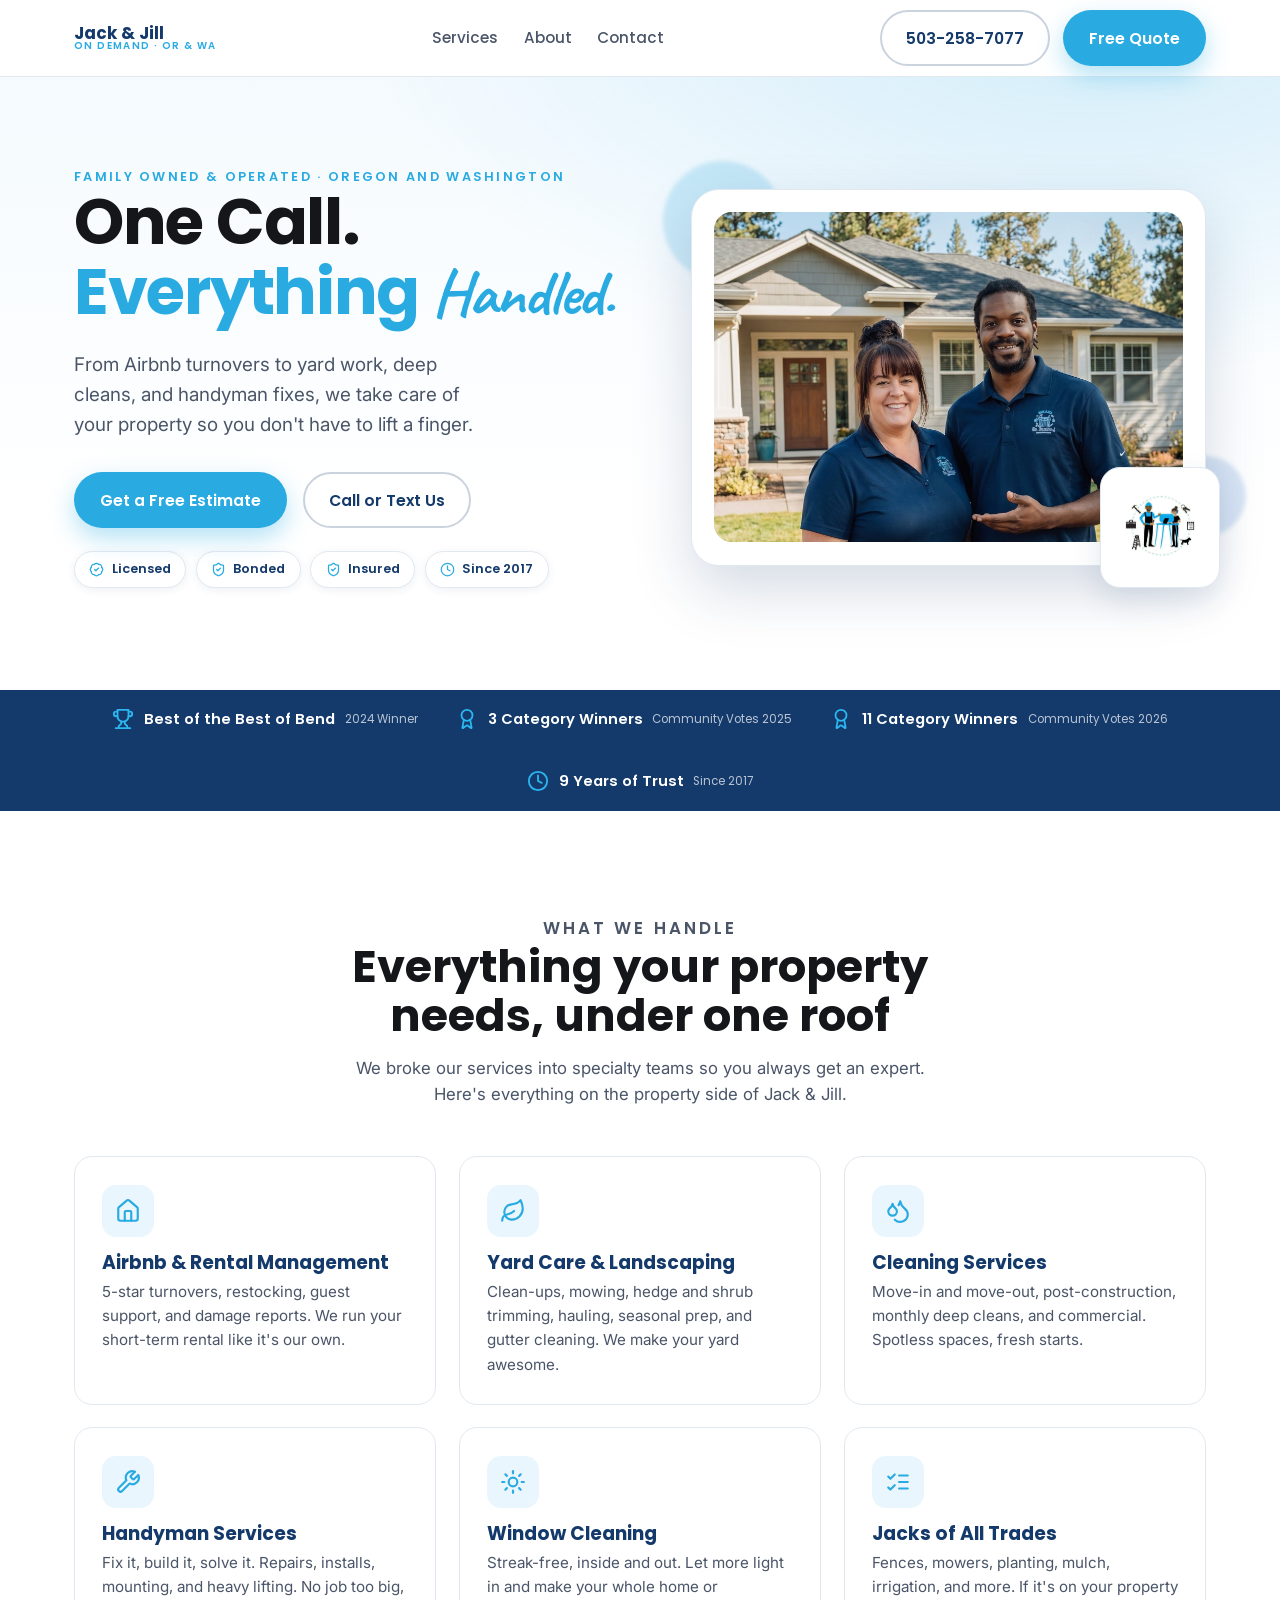
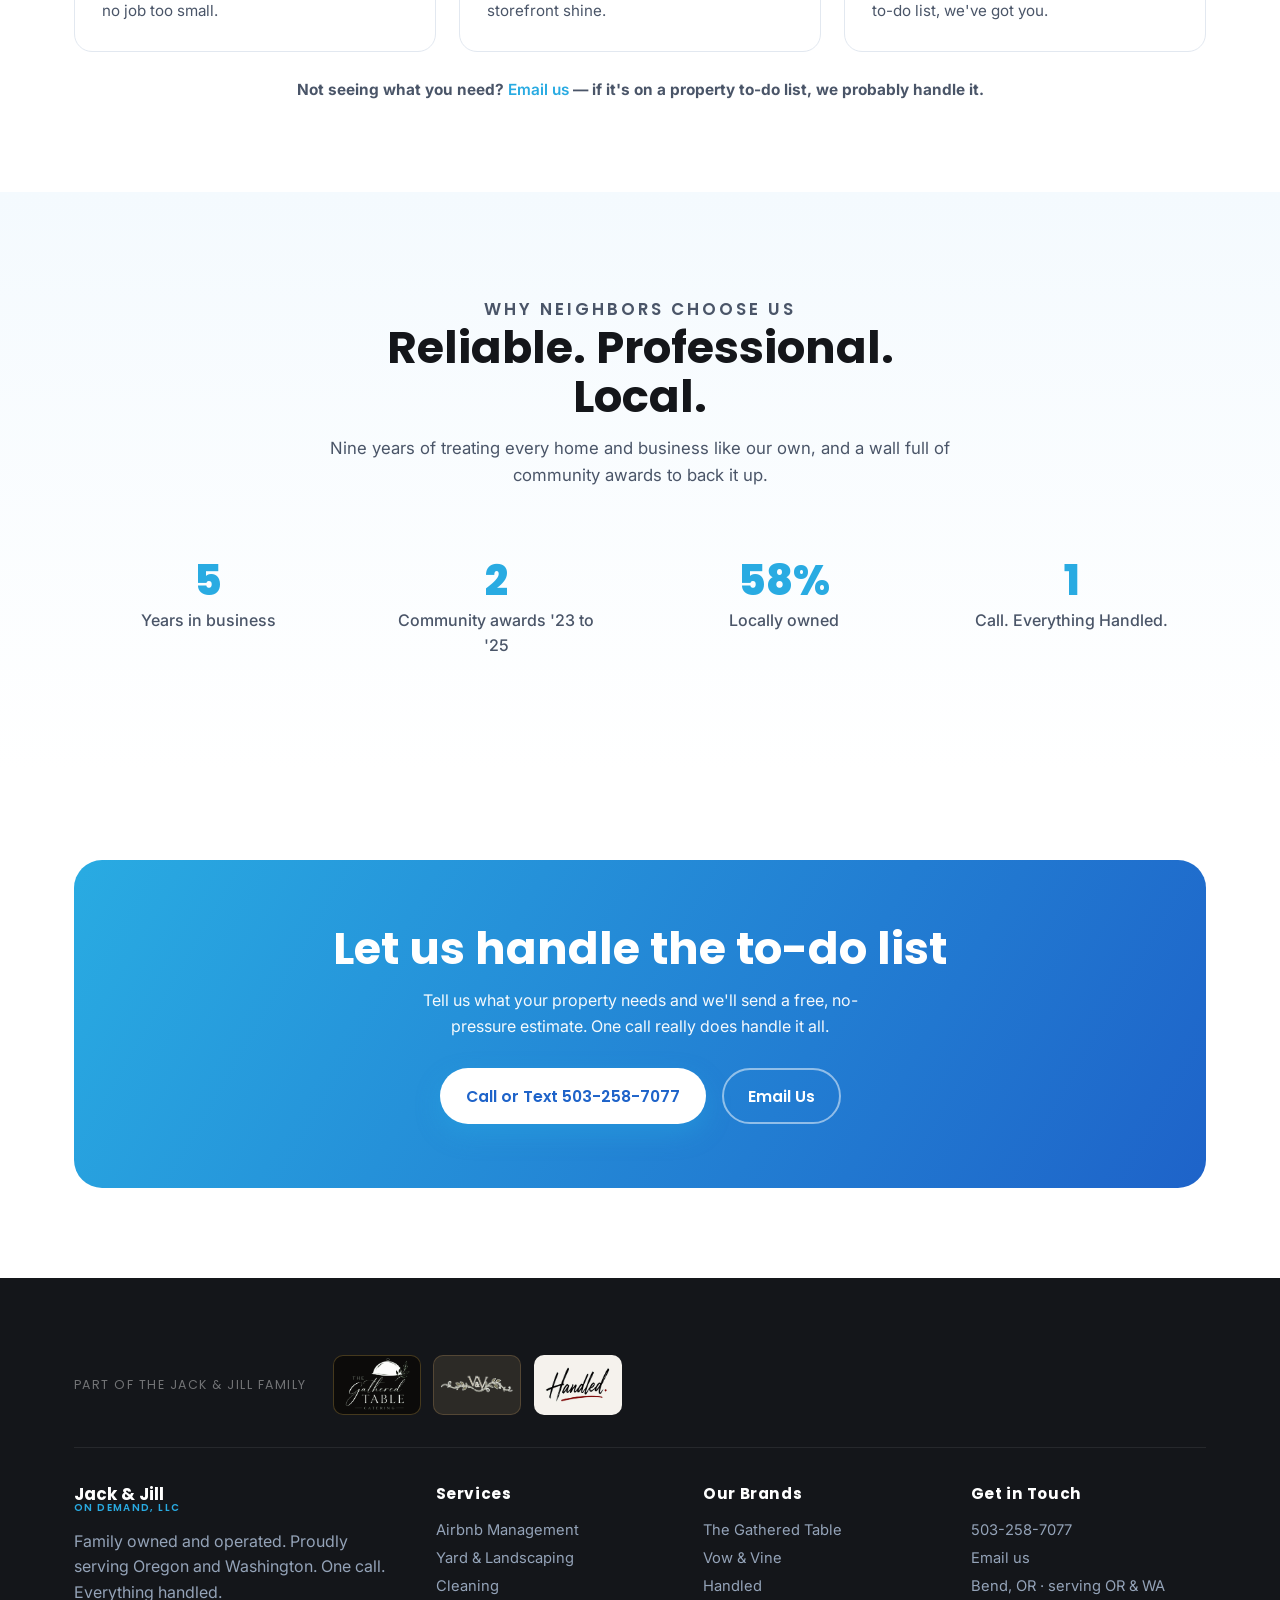
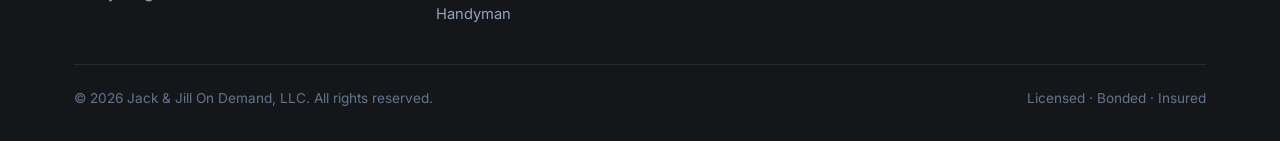
<file: index.html>
<!DOCTYPE html>
<html lang="en">
<head>
<meta charset="UTF-8" />
<meta name="viewport" content="width=device-width, initial-scale=1.0" />
<title>Jack &amp; Jill On Demand · One Call. Everything Handled. | Oregon and Washington</title>
<meta name="description" content="Family-owned property services across Oregon and Washington: Airbnb management, yard care, cleaning, handyman, and more. Jacks of trades and Jills of many skills. Voted Best of Bend. One call. Everything handled." />
<link rel="preconnect" href="https://fonts.googleapis.com" />
<link rel="preconnect" href="https://fonts.gstatic.com" crossorigin />
<link href="https://fonts.googleapis.com/css2?family=Poppins:wght@500;600;700;800&family=Inter:wght@400;500;600&family=Caveat:wght@700&display=swap" rel="stylesheet" />
<link rel="stylesheet" href="styles.css" />
</head>
<body>

<!-- ============ HEADER ============ -->
<header class="site">
  <div class="wrap nav">
    <a class="brand" href="index.html" aria-label="Jack and Jill On Demand home">
      <span class="bt">Jack &amp; Jill<small>ON DEMAND · OR &amp; WA</small></span>
    </a>
    <nav class="nav-links" aria-label="Primary">
      <a href="services/">Services</a>
      <a href="about/">About</a>
      <a href="contact/">Contact</a>
    </nav>
    <div class="nav-cta">
      <a class="btn btn-ghost" href="tel:5032587077">503-258-7077</a>
      <a class="btn btn-primary" href="contact/">Free Quote</a>
      <button class="nav-toggle" aria-label="Menu" aria-expanded="false">
        <svg width="26" height="26" viewBox="0 0 24 24" fill="none" stroke="#143a6b" stroke-width="2" stroke-linecap="round" stroke-linejoin="round"><path d="M4 6h16M4 12h16M4 18h16"/></svg>
      </button>
    </div>
  </div>
</header>

<!-- ============ HERO ============ -->
<section class="hero">
  <div class="wrap hero-grid">
    <div class="hero-copy">
      <p class="eyebrow reveal">Family Owned &amp; Operated · Oregon and Washington</p>
      <h1 class="reveal d1">One Call.<br><span class="hl">Everything <span class="script">Handled.</span></span></h1>
      <p class="lead reveal d2">From Airbnb turnovers to yard work, deep cleans, and handyman fixes, we take care of your property so you don't have to lift a finger.</p>
      <div class="cta-row reveal d3">
        <a class="btn btn-primary" href="contact/">Get a Free Estimate</a>
        <a class="btn btn-ghost" href="tel:5032587077">Call or Text Us</a>
      </div>
      <div class="pill-badges reveal d4">
        <span class="pill"><svg viewBox="0 0 24 24" fill="none" stroke="currentColor" stroke-width="2" stroke-linecap="round" stroke-linejoin="round"><path d="M3.85 8.62a4 4 0 0 1 4.78-4.77 4 4 0 0 1 6.74 0 4 4 0 0 1 4.78 4.78 4 4 0 0 1 0 6.74 4 4 0 0 1-4.77 4.78 4 4 0 0 1-6.75 0 4 4 0 0 1-4.78-4.77 4 4 0 0 1 0-6.76Z"/><path d="m9 12 2 2 4-4"/></svg> Licensed</span>
        <span class="pill"><svg viewBox="0 0 24 24" fill="none" stroke="currentColor" stroke-width="2" stroke-linecap="round" stroke-linejoin="round"><path d="M20 13c0 5-3.5 7.5-7.66 8.95a1 1 0 0 1-.67-.01C7.5 20.5 4 18 4 13V6a1 1 0 0 1 1-1c2 0 4.5-1.2 6.24-2.72a1.17 1.17 0 0 1 1.52 0C14.51 3.81 17 5 19 5a1 1 0 0 1 1 1z"/><path d="m9 12 2 2 4-4"/></svg> Bonded</span>
        <span class="pill"><svg viewBox="0 0 24 24" fill="none" stroke="currentColor" stroke-width="2" stroke-linecap="round" stroke-linejoin="round"><path d="M20 13c0 5-3.5 7.5-7.66 8.95a1 1 0 0 1-.67-.01C7.5 20.5 4 18 4 13V6a1 1 0 0 1 1-1c2 0 4.5-1.2 6.24-2.72a1.17 1.17 0 0 1 1.52 0C14.51 3.81 17 5 19 5a1 1 0 0 1 1 1z"/><path d="m9 12 2 2 4-4"/></svg> Insured</span>
        <span class="pill"><svg viewBox="0 0 24 24" fill="none" stroke="currentColor" stroke-width="2" stroke-linecap="round" stroke-linejoin="round"><circle cx="12" cy="12" r="10"/><polyline points="12 6 12 12 16 14"/></svg> Since 2017</span>
      </div>
    </div>
    <div class="hero-visual reveal d2">
      <span class="blob b1 float-anim"></span>
      <span class="blob b2 float-anim delay"></span>
      <div class="hero-card">
        <div class="photo">
          <img src="assets/photos/team-front-of-home.jpg" alt="Two members of the Jack &amp; Jill On Demand team outside a Central Oregon home" width="1856" height="2304" fetchpriority="high" decoding="async" />
        </div>
      </div>
      <div class="hero-logo-float float-anim">
        <img src="assets/logo.png" alt="Jack & Jill On Demand" />
      </div>
    </div>
  </div>
</section>

<!-- ============ AWARDS STRIP ============ -->
<div class="awards">
  <div class="wrap row">
    <div class="award"><svg viewBox="0 0 24 24" fill="none" stroke="currentColor" stroke-width="2" stroke-linecap="round" stroke-linejoin="round"><path d="M6 9H4.5a2.5 2.5 0 0 1 0-5H6"/><path d="M18 9h1.5a2.5 2.5 0 0 0 0-5H18"/><path d="M4 22h16"/><path d="M10 14.66V17c0 .55-.47.98-.97 1.21C7.85 18.75 7 20.24 7 22"/><path d="M14 14.66V17c0 .55.47.98.97 1.21C16.15 18.75 17 20.24 17 22"/><path d="M18 2H6v7a6 6 0 0 0 12 0V2Z"/></svg> Best of the Best of Bend <small>2024 Winner</small></div>
    <div class="award"><svg viewBox="0 0 24 24" fill="none" stroke="currentColor" stroke-width="2" stroke-linecap="round" stroke-linejoin="round"><path d="m15.477 12.89 1.515 8.526a.5.5 0 0 1-.81.47l-3.58-2.687a1 1 0 0 0-1.197 0l-3.586 2.686a.5.5 0 0 1-.81-.469l1.514-8.526"/><circle cx="12" cy="8" r="6"/></svg> 3 Category Winners <small>Community Votes 2025</small></div>
    <div class="award"><svg viewBox="0 0 24 24" fill="none" stroke="currentColor" stroke-width="2" stroke-linecap="round" stroke-linejoin="round"><path d="m15.477 12.89 1.515 8.526a.5.5 0 0 1-.81.47l-3.58-2.687a1 1 0 0 0-1.197 0l-3.586 2.686a.5.5 0 0 1-.81-.469l1.514-8.526"/><circle cx="12" cy="8" r="6"/></svg> 11 Category Winners <small>Community Votes 2026</small></div>
    <div class="award"><svg viewBox="0 0 24 24" fill="none" stroke="currentColor" stroke-width="2" stroke-linecap="round" stroke-linejoin="round"><circle cx="12" cy="12" r="10"/><polyline points="12 6 12 12 16 14"/></svg> 9 Years of Trust <small>Since 2017</small></div>
  </div>
</div>

<!-- ============ SERVICES ============ -->
<section class="block" id="services">
  <div class="wrap">
    <div class="section-head reveal">
      <p class="eyebrow">What We Handle</p>
      <h2>Everything your property needs, under one roof</h2>
      <p>We broke our services into specialty teams so you always get an expert. Here's everything on the property side of Jack &amp; Jill.</p>
    </div>
    <div class="services">
      <article class="svc reveal d1">
        <div class="ic"><svg viewBox="0 0 24 24" fill="none" stroke="currentColor" stroke-width="2" stroke-linecap="round" stroke-linejoin="round"><path d="M15 21v-8a1 1 0 0 0-1-1h-4a1 1 0 0 0-1 1v8"/><path d="M3 10a2 2 0 0 1 .709-1.528l7-5.999a2 2 0 0 1 2.582 0l7 5.999A2 2 0 0 1 21 10v9a2 2 0 0 1-2 2H5a2 2 0 0 1-2-2z"/></svg></div>
        <h3>Airbnb &amp; Rental Management</h3>
        <p>5-star turnovers, restocking, guest support, and damage reports. We run your short-term rental like it's our own.</p>
      </article>
      <article class="svc reveal d2">
        <div class="ic"><svg viewBox="0 0 24 24" fill="none" stroke="currentColor" stroke-width="2" stroke-linecap="round" stroke-linejoin="round"><path d="M11 20A7 7 0 0 1 9.8 6.1C15.5 5 17 4.48 19 2c1 2 2 4.18 2 8 0 5.5-4.78 10-10 10z"/><path d="M2 21c0-3 1.85-5.36 5.08-6C9.5 14.52 12 13 13 12"/></svg></div>
        <h3>Yard Care &amp; Landscaping</h3>
        <p>Clean-ups, mowing, hedge and shrub trimming, hauling, seasonal prep, and gutter cleaning. We make your yard awesome.</p>
      </article>
      <article class="svc reveal d3">
        <div class="ic"><svg viewBox="0 0 24 24" fill="none" stroke="currentColor" stroke-width="2" stroke-linecap="round" stroke-linejoin="round"><path d="M7 16.3c2.2 0 4-1.83 4-4.05 0-1.16-.57-2.26-1.71-3.19S7.29 6.75 7 5.3c-.29 1.45-1.14 2.84-2.29 3.76S3 11.1 3 12.25c0 2.22 1.8 4.05 4 4.05z"/><path d="M12.56 6.6A10.97 10.97 0 0 0 14 3.02c.5 2.5 2 4.9 4 6.5s3 3.5 3 5.5a6.98 6.98 0 0 1-11.91 4.97"/></svg></div>
        <h3>Cleaning Services</h3>
        <p>Move-in and move-out, post-construction, monthly deep cleans, and commercial. Spotless spaces, fresh starts.</p>
      </article>
      <article class="svc reveal d1">
        <div class="ic"><svg viewBox="0 0 24 24" fill="none" stroke="currentColor" stroke-width="2" stroke-linecap="round" stroke-linejoin="round"><path d="M14.7 6.3a1 1 0 0 0 0 1.4l1.6 1.6a1 1 0 0 0 1.4 0l3.77-3.77a6 6 0 0 1-7.94 7.94l-6.91 6.91a2.12 2.12 0 0 1-3-3l6.91-6.91a6 6 0 0 1 7.94-7.94l-3.76 3.76z"/></svg></div>
        <h3>Handyman Services</h3>
        <p>Fix it, build it, solve it. Repairs, installs, mounting, and heavy lifting. No job too big, no job too small.</p>
      </article>
      <article class="svc reveal d2">
        <div class="ic"><svg viewBox="0 0 24 24" fill="none" stroke="currentColor" stroke-width="2" stroke-linecap="round" stroke-linejoin="round"><circle cx="12" cy="12" r="4"/><path d="M12 2v2"/><path d="M12 20v2"/><path d="m4.93 4.93 1.41 1.41"/><path d="m17.66 17.66 1.41 1.41"/><path d="M2 12h2"/><path d="M20 12h2"/><path d="m6.34 17.66-1.41 1.41"/><path d="m19.07 4.93-1.41 1.41"/></svg></div>
        <h3>Window Cleaning</h3>
        <p>Streak-free, inside and out. Let more light in and make your whole home or storefront shine.</p>
      </article>
      <article class="svc reveal d3">
        <div class="ic"><svg viewBox="0 0 24 24" fill="none" stroke="currentColor" stroke-width="2" stroke-linecap="round" stroke-linejoin="round"><path d="m3 17 2 2 4-4"/><path d="m3 7 2 2 4-4"/><path d="M13 6h8"/><path d="M13 12h8"/><path d="M13 18h8"/></svg></div>
        <h3>Jacks of All Trades</h3>
        <p>Fences, mowers, planting, mulch, irrigation, and more. If it's on your property to-do list, we've got you.</p>
      </article>
    </div>
    <p class="services-note reveal"><strong>Not seeing what you need? <a href="mailto:hellojackandjillinfo@gmail.com">Email us</a> — if it's on a property to-do list, we probably handle it.</strong></p>
  </div>
</section>

<!-- ============ WHY / PROMISE ============ -->
<section class="block promise" id="why">
  <div class="wrap">
    <div class="section-head reveal">
      <p class="eyebrow">Why Neighbors Choose Us</p>
      <h2>Reliable. Professional. Local.</h2>
      <p>Nine years of treating every home and business like our own, and a wall full of community awards to back it up.</p>
    </div>
    <div class="promise-grid">
      <div class="stat reveal d1"><div class="n"><span data-count="9">9</span></div><div class="l">Years in business</div></div>
      <div class="stat reveal d2"><div class="n"><span data-count="4">4</span></div><div class="l">Community awards '23 to '25</div></div>
      <div class="stat reveal d3"><div class="n"><span data-count="100" data-suffix="%">100%</span></div><div class="l">Locally owned</div></div>
      <div class="stat reveal d4"><div class="n"><span data-count="1">1</span></div><div class="l">Call. Everything Handled.</div></div>
    </div>
  </div>
</section>


<!-- ============ CTA ============ -->
<section class="block" id="contact">
  <div class="wrap">
    <div class="cta reveal">
      <h2>Let us handle the to-do list</h2>
      <p>Tell us what your property needs and we'll send a free, no-pressure estimate. One call really does handle it all.</p>
      <div class="cta-row" style="justify-content:center; display:flex; gap:1rem; flex-wrap:wrap;">
        <a class="btn btn-primary" href="tel:5032587077">Call or Text 503-258-7077</a>
        <a class="btn btn-ghost" href="mailto:hellojackandjillinfo@gmail.com">Email Us</a>
      </div>
    </div>
  </div>
</section>

<!-- ============ FOOTER ============ -->
<footer class="site">
  <div class="wrap">
    <div class="brand-strip">
  <span class="brand-strip-label">Part of the Jack &amp; Jill family</span>
  <div class="brand-strip-logos">
    <a class="brand-chip fam-gathered" href="https://thegatheredtablecatering.com" target="_blank" rel="noopener" aria-label="The Gathered Table"><img src="assets/brands/gathered-table.png" alt="The Gathered Table" /></a>
    <a class="brand-chip fam-vowvine" href="https://vandveventservices.com" target="_blank" rel="noopener" aria-label="Vow &amp; Vine"><img src="assets/brands/vow-and-vine.png" alt="Vow &amp; Vine" /></a>
    <a class="brand-chip fam-handled" href="https://handledpersonalassistant.com" target="_blank" rel="noopener" aria-label="Handled"><img src="assets/brands/handled.png" alt="Handled" /></a>
  </div>
</div>
    <div class="foot-grid">
      <div>
        <a class="brand" href="index.html"><span class="bt" style="color:#fff">Jack &amp; Jill<small>ON DEMAND, LLC</small></span></a>
        <p style="margin-top:1rem; color:#94a3b8; max-width:32ch;">Family owned and operated. Proudly serving Oregon and Washington. One call. Everything handled.</p>
      </div>
      <div>
        <h4>Services</h4>
        <ul>
          <li><a href="services/">Airbnb Management</a></li>
          <li><a href="services/">Yard &amp; Landscaping</a></li>
          <li><a href="services/">Cleaning</a></li>
          <li><a href="services/">Handyman</a></li>
        </ul>
      </div>
      <div>
        <h4>Our Brands</h4>
        <ul>
          <li><a href="https://thegatheredtablecatering.com">The Gathered Table</a></li>
          <li><a href="https://vandveventservices.com">Vow &amp; Vine</a></li>
          <li><a href="https://handledpersonalassistant.com">Handled</a></li>
        </ul>
      </div>
      <div>
        <h4>Get in Touch</h4>
        <ul>
          <li><a href="tel:5032587077">503-258-7077</a></li>
          <li><a href="mailto:hellojackandjillinfo@gmail.com">Email us</a></li>
          <li>Bend, OR &middot; serving OR &amp; WA</li>
        </ul>
      </div>
    </div>
    <div class="foot-bottom">
      <span>© 2026 Jack &amp; Jill On Demand, LLC. All rights reserved.</span>
      <span>Licensed · Bonded · Insured</span>
    </div>
  </div>
</footer>

<script src="app.js"></script>
</body>
</html>
</file>
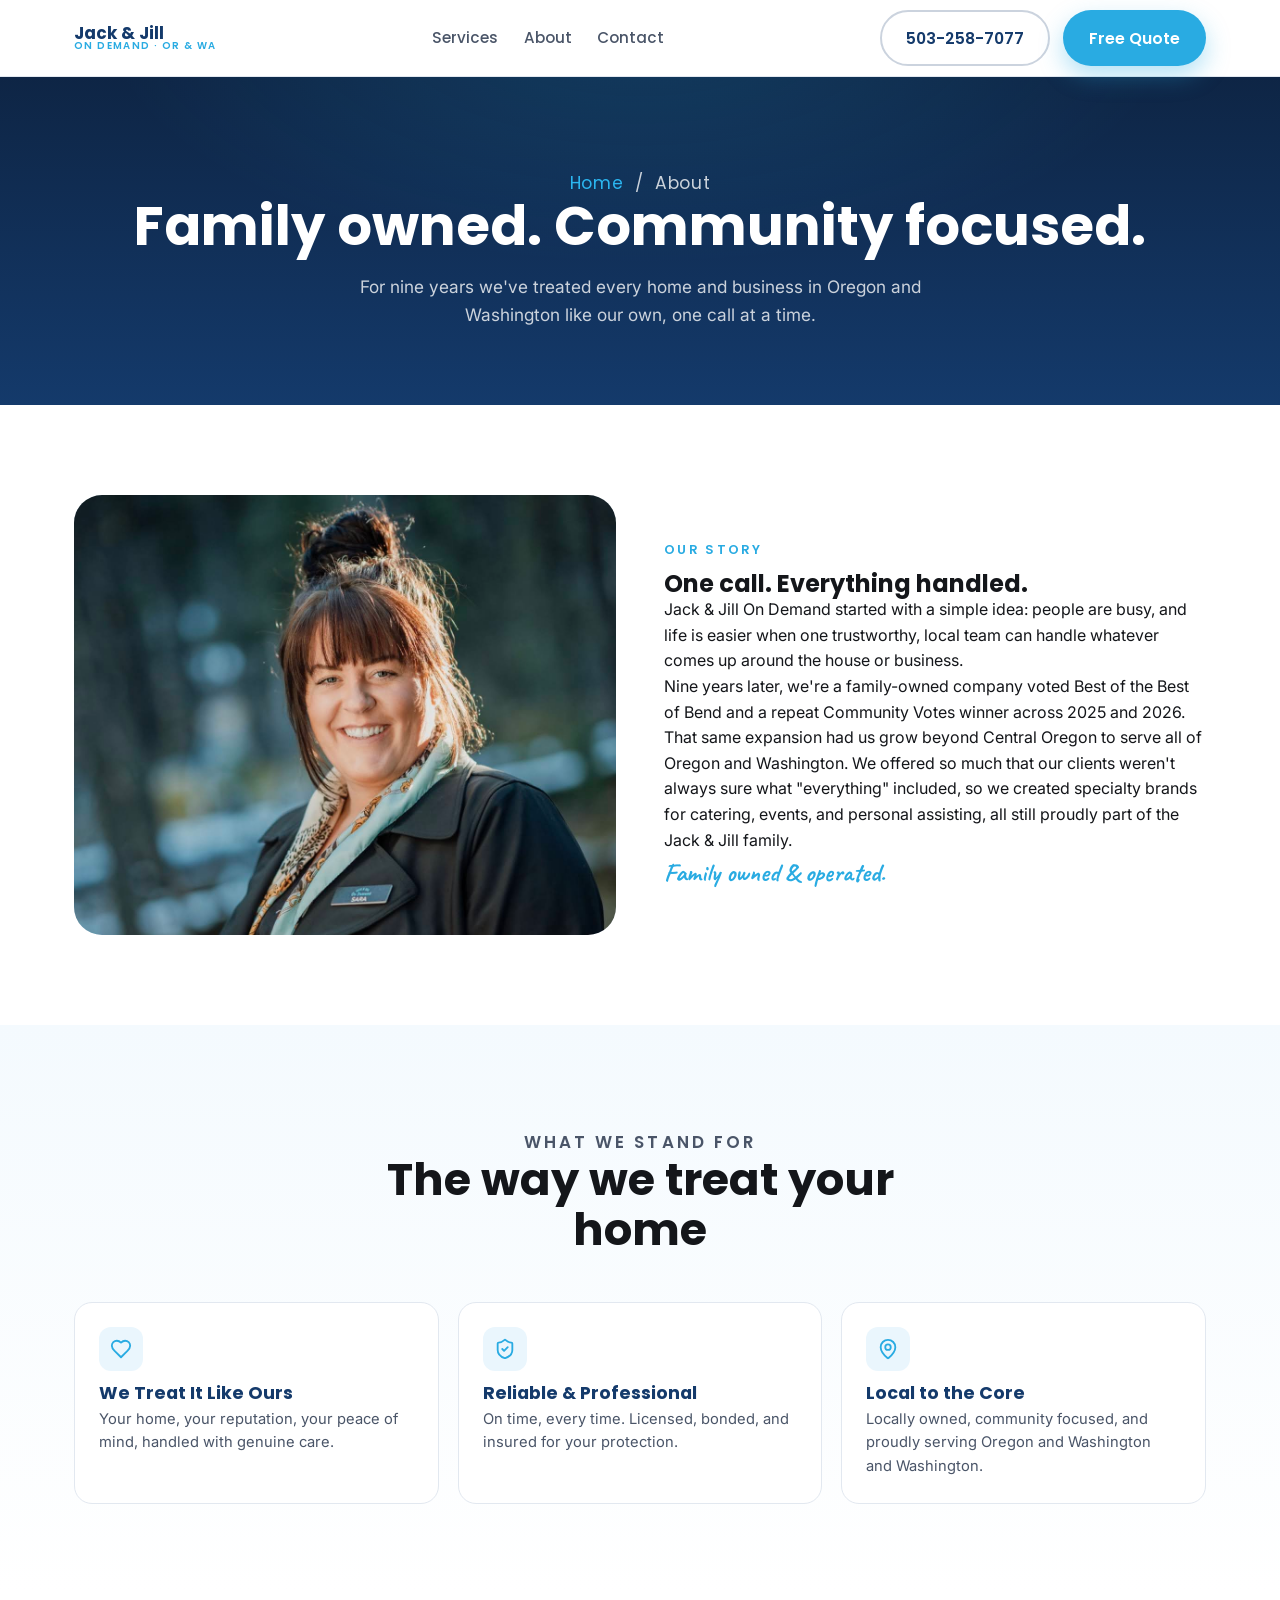
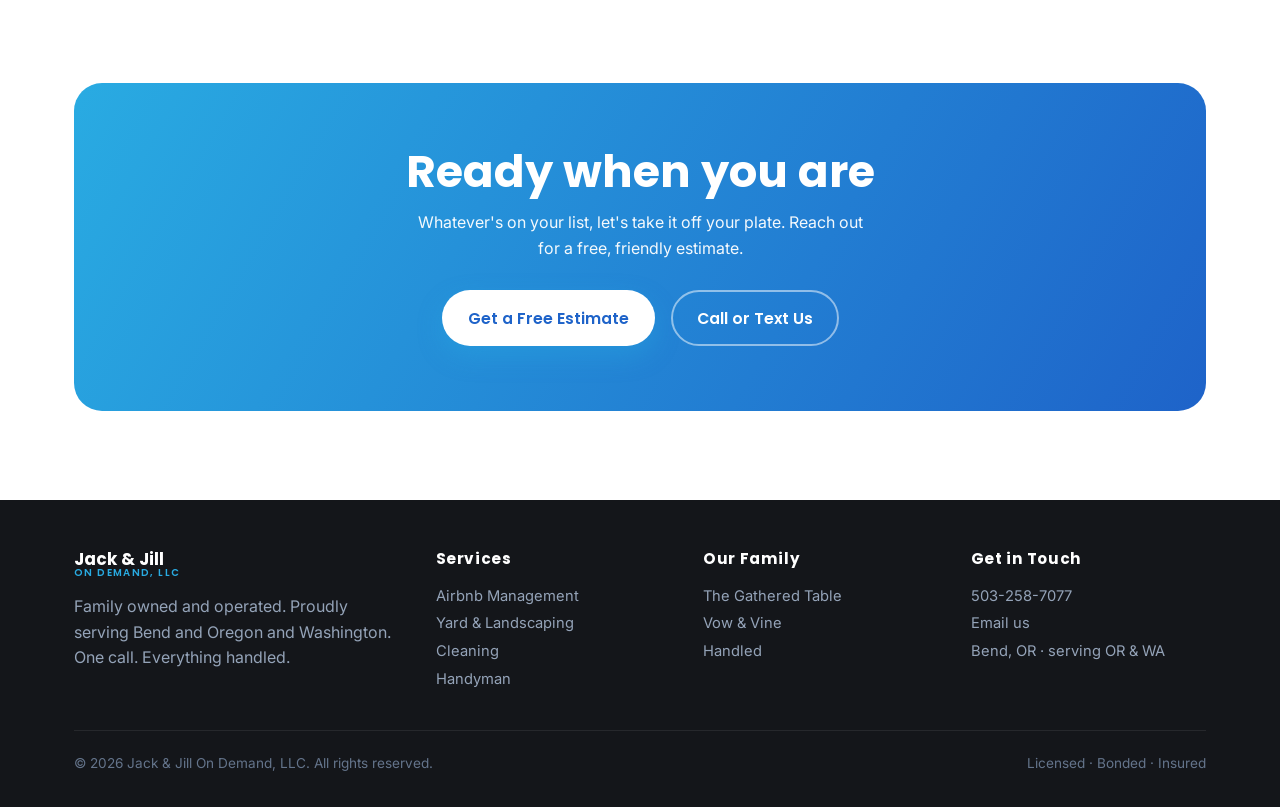
<file: about/index.html>
<!DOCTYPE html>
<html lang="en">
<head>
<meta charset="UTF-8" />
<meta name="viewport" content="width=device-width, initial-scale=1.0" />
<title>About · Jack &amp; Jill On Demand | Family Owned, Oregon and Washington</title>
<meta name="description" content="Jack & Jill On Demand is a family-owned, award-winning property services company serving Bend and Oregon and Washington for 9 years. One call. Everything handled." />
<link rel="preconnect" href="https://fonts.googleapis.com" />
<link rel="preconnect" href="https://fonts.gstatic.com" crossorigin />
<link href="https://fonts.googleapis.com/css2?family=Poppins:wght@500;600;700;800&family=Inter:wght@400;500;600&family=Caveat:wght@700&display=swap" rel="stylesheet" />
<link rel="stylesheet" href="../styles.css" />
</head>
<body>

<header class="site">
  <div class="wrap nav">
    <a class="brand" href="../index.html"><span class="bt">Jack &amp; Jill<small>ON DEMAND · OR &amp; WA</small></span></a>
    <nav class="nav-links" aria-label="Primary">
      <a href="../services/">Services</a>
      <a href="../about/">About</a>
      <a href="../contact/">Contact</a>
    </nav>
    <div class="nav-cta">
      <a class="btn btn-ghost" href="tel:5032587077">503-258-7077</a>
      <a class="btn btn-primary" href="../contact/">Free Quote</a>
      <button class="nav-toggle" aria-label="Menu" aria-expanded="false"><svg width="26" height="26" viewBox="0 0 24 24" fill="none" stroke="#143a6b" stroke-width="2" stroke-linecap="round" stroke-linejoin="round"><path d="M4 6h16M4 12h16M4 18h16"/></svg></button>
    </div>
  </div>
</header>

<section class="page-hero">
  <div class="wrap">
    <p class="crumbs reveal"><a href="../index.html">Home</a> &nbsp;/&nbsp; About</p>
    <h1 class="reveal d1">Family owned. Community focused.</h1>
    <p class="reveal d2">For nine years we've treated every home and business in Oregon and Washington like our own, one call at a time.</p>
  </div>
</section>

<section class="block">
  <div class="wrap about-split">
    <div class="photo reveal">
      <img src="../assets/photos/sara-portrait.jpg" alt="Sara, co-owner of Jack &amp; Jill On Demand" width="1170" height="1677" style="object-position: 50% 0" loading="lazy" decoding="async" />
    </div>
    <div class="reveal d1">
      <span class="eyebrow">Our Story</span>
      <h2 style="margin-top:.6rem">One call. Everything handled.</h2>
      <p>Jack &amp; Jill On Demand started with a simple idea: people are busy, and life is easier when one trustworthy, local team can handle whatever comes up around the house or business.</p>
      <p>Nine years later, we're a family-owned company voted Best of the Best of Bend and a repeat Community Votes winner across 2025 and 2026. That same expansion had us grow beyond Central Oregon to serve all of Oregon and Washington. We offered so much that our clients weren't always sure what "everything" included, so we created specialty brands for catering, events, and personal assisting, all still proudly part of the Jack &amp; Jill family.</p>
      <p class="script" style="font-size:1.6rem">Family owned &amp; operated.</p>
    </div>
  </div>
</section>

<section class="block promise">
  <div class="wrap">
    <div class="section-head reveal">
      <p class="eyebrow">What We Stand For</p>
      <h2>The way we treat your home</h2>
    </div>
    <div class="values">
      <div class="value reveal d1">
        <div class="ic"><svg viewBox="0 0 24 24" fill="none" stroke="currentColor" stroke-width="2" stroke-linecap="round" stroke-linejoin="round"><path d="M19 14c1.49-1.46 3-3.21 3-5.5A5.5 5.5 0 0 0 16.5 3c-1.76 0-3 .5-4.5 2-1.5-1.5-2.74-2-4.5-2A5.5 5.5 0 0 0 2 8.5c0 2.3 1.5 4.05 3 5.5l7 7Z"/></svg></div>
        <h3>We Treat It Like Ours</h3>
        <p>Your home, your reputation, your peace of mind, handled with genuine care.</p>
      </div>
      <div class="value reveal d2">
        <div class="ic"><svg viewBox="0 0 24 24" fill="none" stroke="currentColor" stroke-width="2" stroke-linecap="round" stroke-linejoin="round"><path d="M20 13c0 5-3.5 7.5-7.66 8.95a1 1 0 0 1-.67-.01C7.5 20.5 4 18 4 13V6a1 1 0 0 1 1-1c2 0 4.5-1.2 6.24-2.72a1.17 1.17 0 0 1 1.52 0C14.51 3.81 17 5 19 5a1 1 0 0 1 1 1z"/><path d="m9 12 2 2 4-4"/></svg></div>
        <h3>Reliable &amp; Professional</h3>
        <p>On time, every time. Licensed, bonded, and insured for your protection.</p>
      </div>
      <div class="value reveal d3">
        <div class="ic"><svg viewBox="0 0 24 24" fill="none" stroke="currentColor" stroke-width="2" stroke-linecap="round" stroke-linejoin="round"><path d="M20 10c0 4.993-5.539 10.193-7.399 11.799a1 1 0 0 1-1.202 0C9.539 20.193 4 14.993 4 10a8 8 0 0 1 16 0"/><circle cx="12" cy="10" r="3"/></svg></div>
        <h3>Local to the Core</h3>
        <p>Locally owned, community focused, and proudly serving Oregon and Washington and Washington.</p>
      </div>
    </div>
  </div>
</section>

<section class="block">
  <div class="wrap">
    <div class="cta reveal">
      <h2>Ready when you are</h2>
      <p>Whatever's on your list, let's take it off your plate. Reach out for a free, friendly estimate.</p>
      <div class="cta-row" style="justify-content:center; display:flex; gap:1rem; flex-wrap:wrap;">
        <a class="btn btn-primary" href="../contact/">Get a Free Estimate</a>
        <a class="btn btn-ghost" href="tel:5032587077">Call or Text Us</a>
      </div>
    </div>
  </div>
</section>

<footer class="site">
  <div class="wrap">
    <div class="foot-grid">
      <div>
        <a class="brand" href="../index.html"><span class="bt" style="color:#fff">Jack &amp; Jill<small>ON DEMAND, LLC</small></span></a>
        <p style="margin-top:1rem; color:#94a3b8; max-width:32ch;">Family owned and operated. Proudly serving Bend and Oregon and Washington. One call. Everything handled.</p>
      </div>
      <div><h4>Services</h4><ul><li><a href="../services/">Airbnb Management</a></li><li><a href="../services/">Yard &amp; Landscaping</a></li><li><a href="../services/">Cleaning</a></li><li><a href="../services/">Handyman</a></li></ul></div>
      <div><h4>Our Family</h4><ul><li><a href="https://thegatheredtablecatering.com">The Gathered Table</a></li><li><a href="https://vandveventservices.com">Vow &amp; Vine</a></li><li><a href="https://handledpersonalassistant.com">Handled</a></li></ul></div>
      <div><h4>Get in Touch</h4><ul><li><a href="tel:5032587077">503-258-7077</a></li><li><a href="mailto:hellojackandjillinfo@gmail.com">Email us</a></li><li>Bend, OR &middot; serving OR &amp; WA</li></ul></div>
    </div>
    <div class="foot-bottom"><span>© 2026 Jack &amp; Jill On Demand, LLC. All rights reserved.</span><span>Licensed · Bonded · Insured</span></div>
  </div>
</footer>

<script src="../app.js"></script>
</body>
</html>
</file>
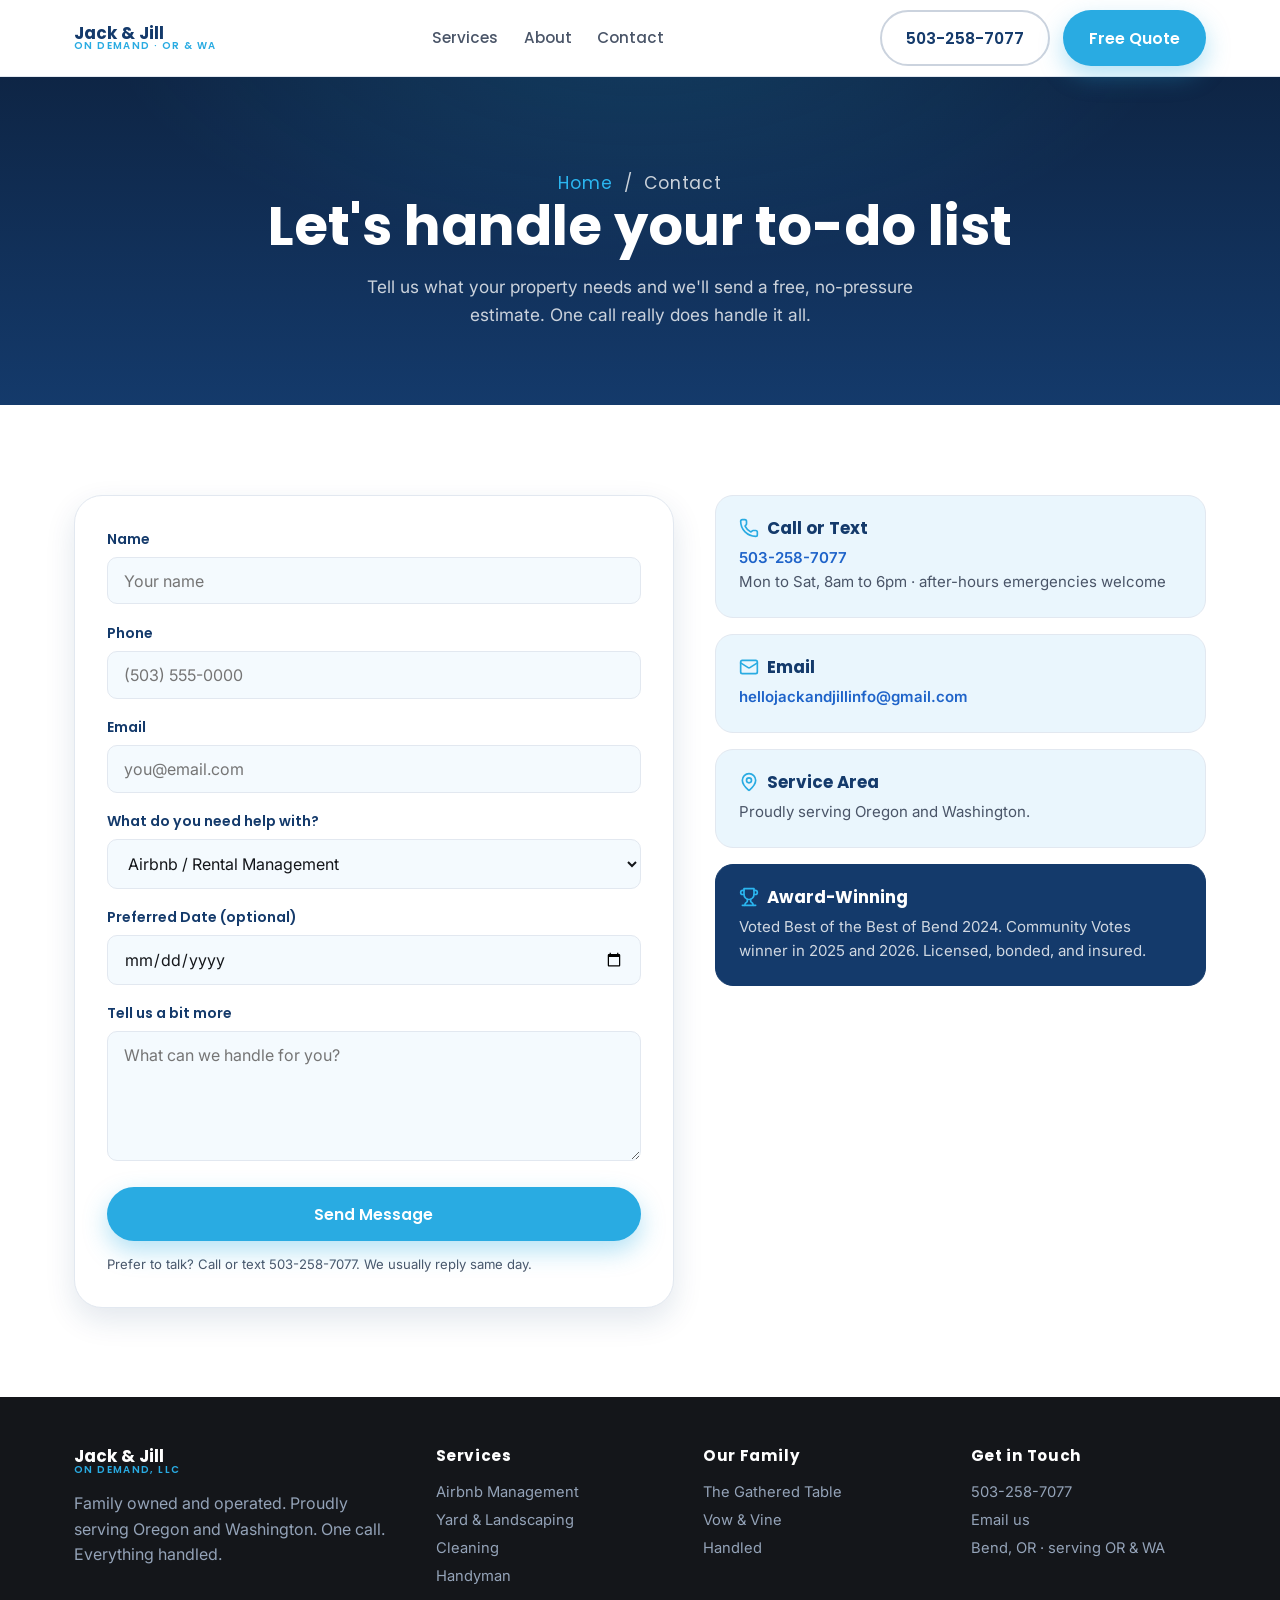
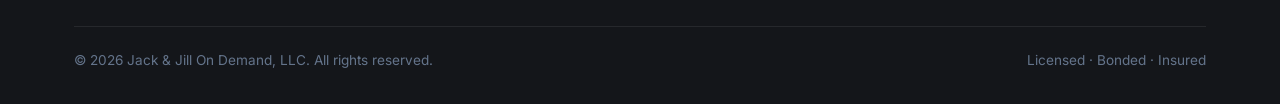
<file: contact/index.html>
<!DOCTYPE html>
<html lang="en">
<head>
<meta charset="UTF-8" />
<meta name="viewport" content="width=device-width, initial-scale=1.0" />
<title>Contact · Jack &amp; Jill On Demand | Free Estimates, Oregon and Washington</title>
<meta name="description" content="Get a free estimate from Jack & Jill On Demand. Call or text 503-258-7077, or send us a message about your property service needs in Oregon and Washington." />
<link rel="preconnect" href="https://fonts.googleapis.com" />
<link rel="preconnect" href="https://fonts.gstatic.com" crossorigin />
<link href="https://fonts.googleapis.com/css2?family=Poppins:wght@500;600;700;800&family=Inter:wght@400;500;600&family=Caveat:wght@700&display=swap" rel="stylesheet" />
<link rel="stylesheet" href="../styles.css" />
</head>
<body>

<header class="site">
  <div class="wrap nav">
    <a class="brand" href="../index.html"><span class="bt">Jack &amp; Jill<small>ON DEMAND · OR &amp; WA</small></span></a>
    <nav class="nav-links" aria-label="Primary">
      <a href="../services/">Services</a>
      <a href="../about/">About</a>
      <a href="../contact/">Contact</a>
    </nav>
    <div class="nav-cta">
      <a class="btn btn-ghost" href="tel:5032587077">503-258-7077</a>
      <a class="btn btn-primary" href="../contact/">Free Quote</a>
      <button class="nav-toggle" aria-label="Menu" aria-expanded="false"><svg width="26" height="26" viewBox="0 0 24 24" fill="none" stroke="#143a6b" stroke-width="2" stroke-linecap="round" stroke-linejoin="round"><path d="M4 6h16M4 12h16M4 18h16"/></svg></button>
    </div>
  </div>
</header>

<section class="page-hero">
  <div class="wrap">
    <p class="crumbs reveal"><a href="../index.html">Home</a> &nbsp;/&nbsp; Contact</p>
    <h1 class="reveal d1">Let's handle your to-do list</h1>
    <p class="reveal d2">Tell us what your property needs and we'll send a free, no-pressure estimate. One call really does handle it all.</p>
  </div>
</section>

<section class="block">
  <div class="wrap contact-grid">
    <div class="form-card reveal">
      <form action="https://formsubmit.co/hellojackandjillinfo@gmail.com" method="POST">
        <input type="hidden" name="_subject" value="New lead from Jack & Jill On Demand" />
        <input type="hidden" name="_template" value="table" />
        <input type="text" name="_honey" style="display:none" tabindex="-1" autocomplete="off" />
        <div class="field">
          <label for="name">Name</label>
          <input id="name" name="name" type="text" placeholder="Your name" required />
        </div>
        <div class="field">
          <label for="phone">Phone</label>
          <input id="phone" name="phone" type="tel" placeholder="(503) 555-0000" />
        </div>
        <div class="field">
          <label for="email">Email</label>
          <input id="email" name="email" type="email" placeholder="you@email.com" required />
        </div>
        <div class="field">
          <label for="service">What do you need help with?</label>
          <select id="service" name="service">
            <option>Airbnb / Rental Management</option>
            <option>Yard Care &amp; Landscaping</option>
            <option>Cleaning Services</option>
            <option>Handyman</option>
            <option>Window Cleaning</option>
            <option>Something else</option>
          </select>
        </div>
        <div class="field">
          <label for="date">Preferred Date (optional)</label>
          <input id="date" name="date" type="date" />
        </div>
        <div class="field">
          <label for="message">Tell us a bit more</label>
          <textarea id="message" name="message" placeholder="What can we handle for you?"></textarea>
        </div>
        <button class="btn btn-primary" type="submit" style="width:100%; justify-content:center;">Send Message</button>
        <p class="note">Prefer to talk? Call or text <a href="tel:5032587077">503-258-7077</a>. We usually reply same day.</p>
      </form>
    </div>

    <aside class="contact-aside reveal d1">
      <div class="info-card">
        <h3><svg viewBox="0 0 24 24" fill="none" stroke="currentColor" stroke-width="2" stroke-linecap="round" stroke-linejoin="round"><path d="M13.832 16.568a1 1 0 0 0 1.213-.303l.355-.465A2 2 0 0 1 17 15h3a2 2 0 0 1 2 2v3a2 2 0 0 1-2 2A18 18 0 0 1 2 4a2 2 0 0 1 2-2h3a2 2 0 0 1 2 2v3a2 2 0 0 1-.8 1.6l-.468.351a1 1 0 0 0-.292 1.233 14 14 0 0 0 6.392 6.384z"/></svg> Call or Text</h3>
        <p><a href="tel:5032587077">503-258-7077</a><br>Mon to Sat, 8am to 6pm · after-hours emergencies welcome</p>
      </div>
      <div class="info-card">
        <h3><svg viewBox="0 0 24 24" fill="none" stroke="currentColor" stroke-width="2" stroke-linecap="round" stroke-linejoin="round"><rect width="20" height="16" x="2" y="4" rx="2"/><path d="m22 7-8.97 5.7a1.94 1.94 0 0 1-2.06 0L2 7"/></svg> Email</h3>
        <p><a href="mailto:hellojackandjillinfo@gmail.com">hellojackandjillinfo@gmail.com</a></p>
      </div>
      <div class="info-card">
        <h3><svg viewBox="0 0 24 24" fill="none" stroke="currentColor" stroke-width="2" stroke-linecap="round" stroke-linejoin="round"><path d="M20 10c0 4.993-5.539 10.193-7.399 11.799a1 1 0 0 1-1.202 0C9.539 20.193 4 14.993 4 10a8 8 0 0 1 16 0"/><circle cx="12" cy="10" r="3"/></svg> Service Area</h3>
        <p>Proudly serving Oregon and Washington.</p>
      </div>
      <div class="info-card" style="background:var(--navy); border-color:var(--navy);">
        <h3 style="color:#fff"><svg viewBox="0 0 24 24" fill="none" stroke="#2bb6f0" stroke-width="2" stroke-linecap="round" stroke-linejoin="round"><path d="M6 9H4.5a2.5 2.5 0 0 1 0-5H6"/><path d="M18 9h1.5a2.5 2.5 0 0 0 0-5H18"/><path d="M4 22h16"/><path d="M10 14.66V17c0 .55-.47.98-.97 1.21C7.85 18.75 7 20.24 7 22"/><path d="M14 14.66V17c0 .55.47.98.97 1.21C16.15 18.75 17 20.24 17 22"/><path d="M18 2H6v7a6 6 0 0 0 12 0V2Z"/></svg> Award-Winning</h3>
        <p style="color:rgba(255,255,255,.8)">Voted Best of the Best of Bend 2024. Community Votes winner in 2025 and 2026. Licensed, bonded, and insured.</p>
      </div>
    </aside>
  </div>
</section>

<footer class="site">
  <div class="wrap">
    <div class="foot-grid">
      <div>
        <a class="brand" href="../index.html"><span class="bt" style="color:#fff">Jack &amp; Jill<small>ON DEMAND, LLC</small></span></a>
        <p style="margin-top:1rem; color:#94a3b8; max-width:32ch;">Family owned and operated. Proudly serving Oregon and Washington. One call. Everything handled.</p>
      </div>
      <div><h4>Services</h4><ul><li><a href="../services/">Airbnb Management</a></li><li><a href="../services/">Yard &amp; Landscaping</a></li><li><a href="../services/">Cleaning</a></li><li><a href="../services/">Handyman</a></li></ul></div>
      <div><h4>Our Family</h4><ul><li><a href="https://thegatheredtablecatering.com">The Gathered Table</a></li><li><a href="https://vandveventservices.com">Vow &amp; Vine</a></li><li><a href="https://handledpersonalassistant.com">Handled</a></li></ul></div>
      <div><h4>Get in Touch</h4><ul><li><a href="tel:5032587077">503-258-7077</a></li><li><a href="mailto:hellojackandjillinfo@gmail.com">Email us</a></li><li>Bend, OR &middot; serving OR &amp; WA</li></ul></div>
    </div>
    <div class="foot-bottom"><span>© 2026 Jack &amp; Jill On Demand, LLC. All rights reserved.</span><span>Licensed · Bonded · Insured</span></div>
  </div>
</footer>

<script src="../app.js"></script>
</body>
</html>
</file>
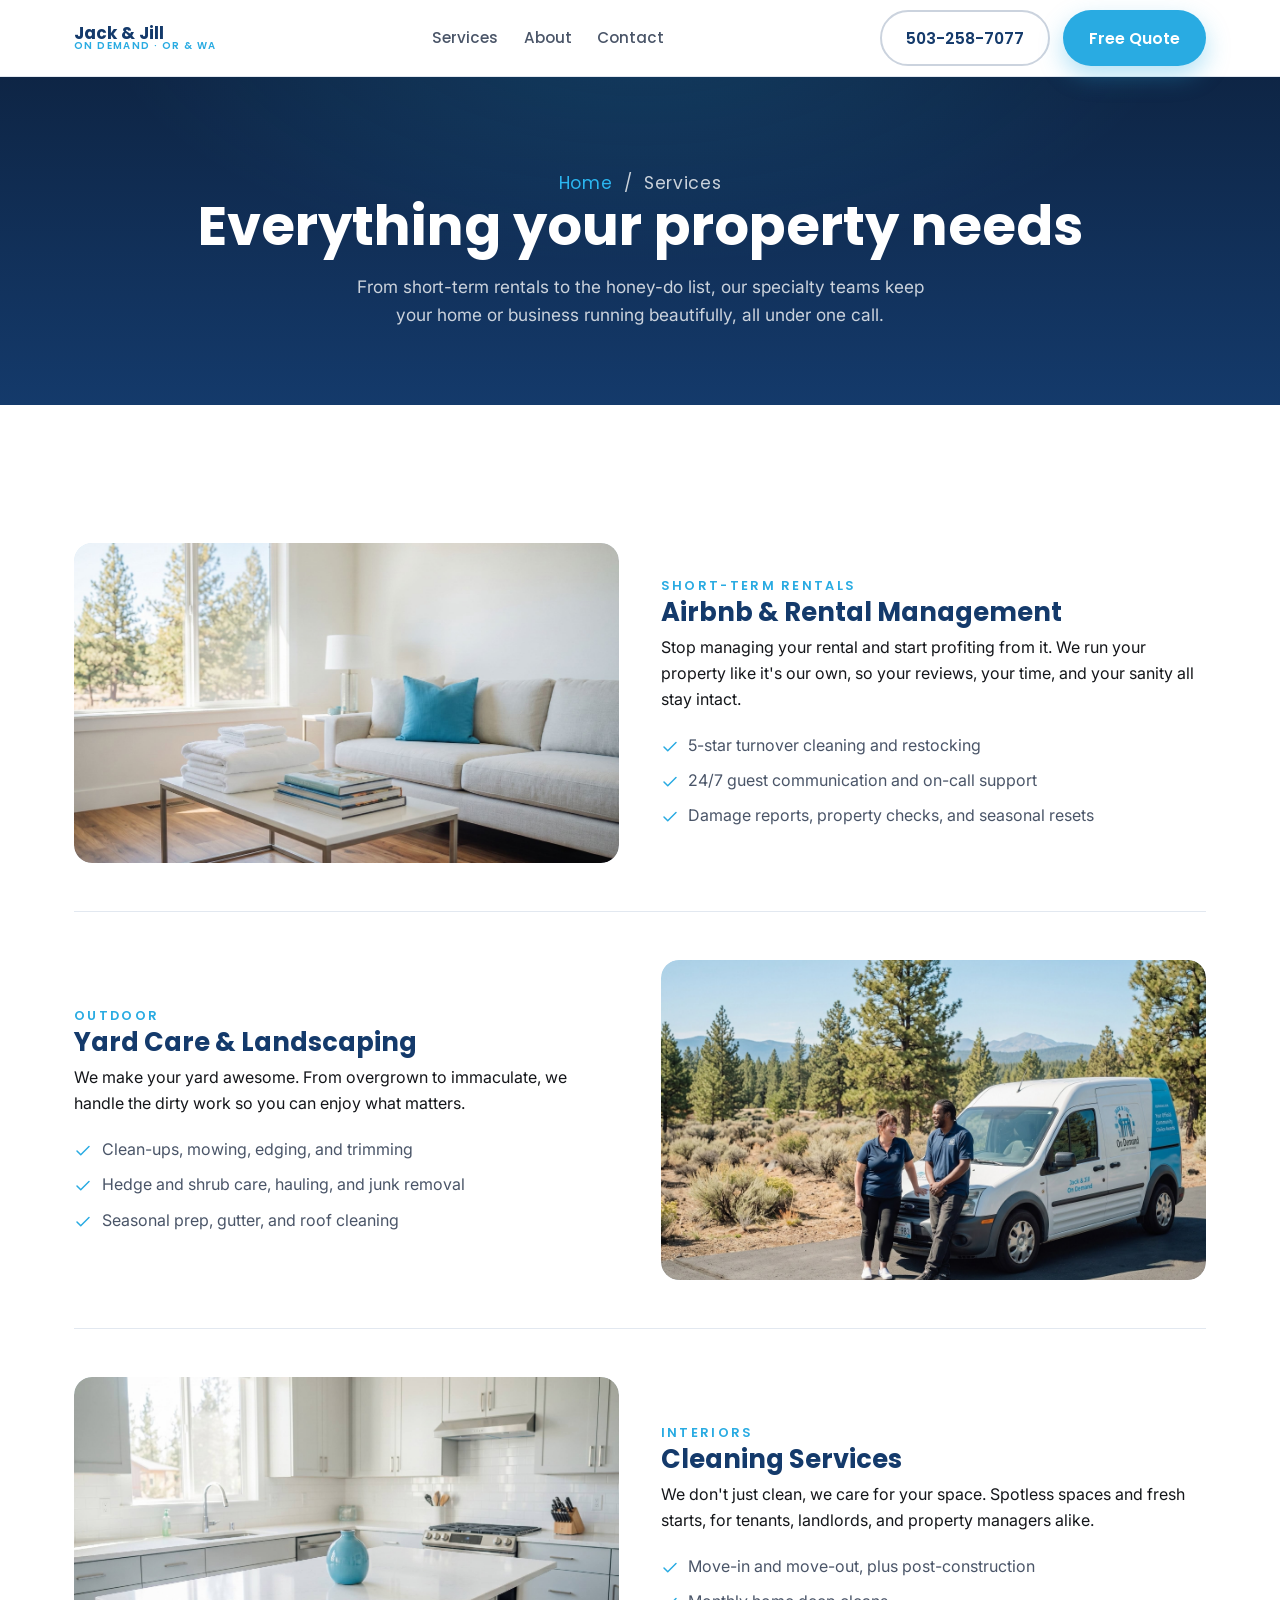
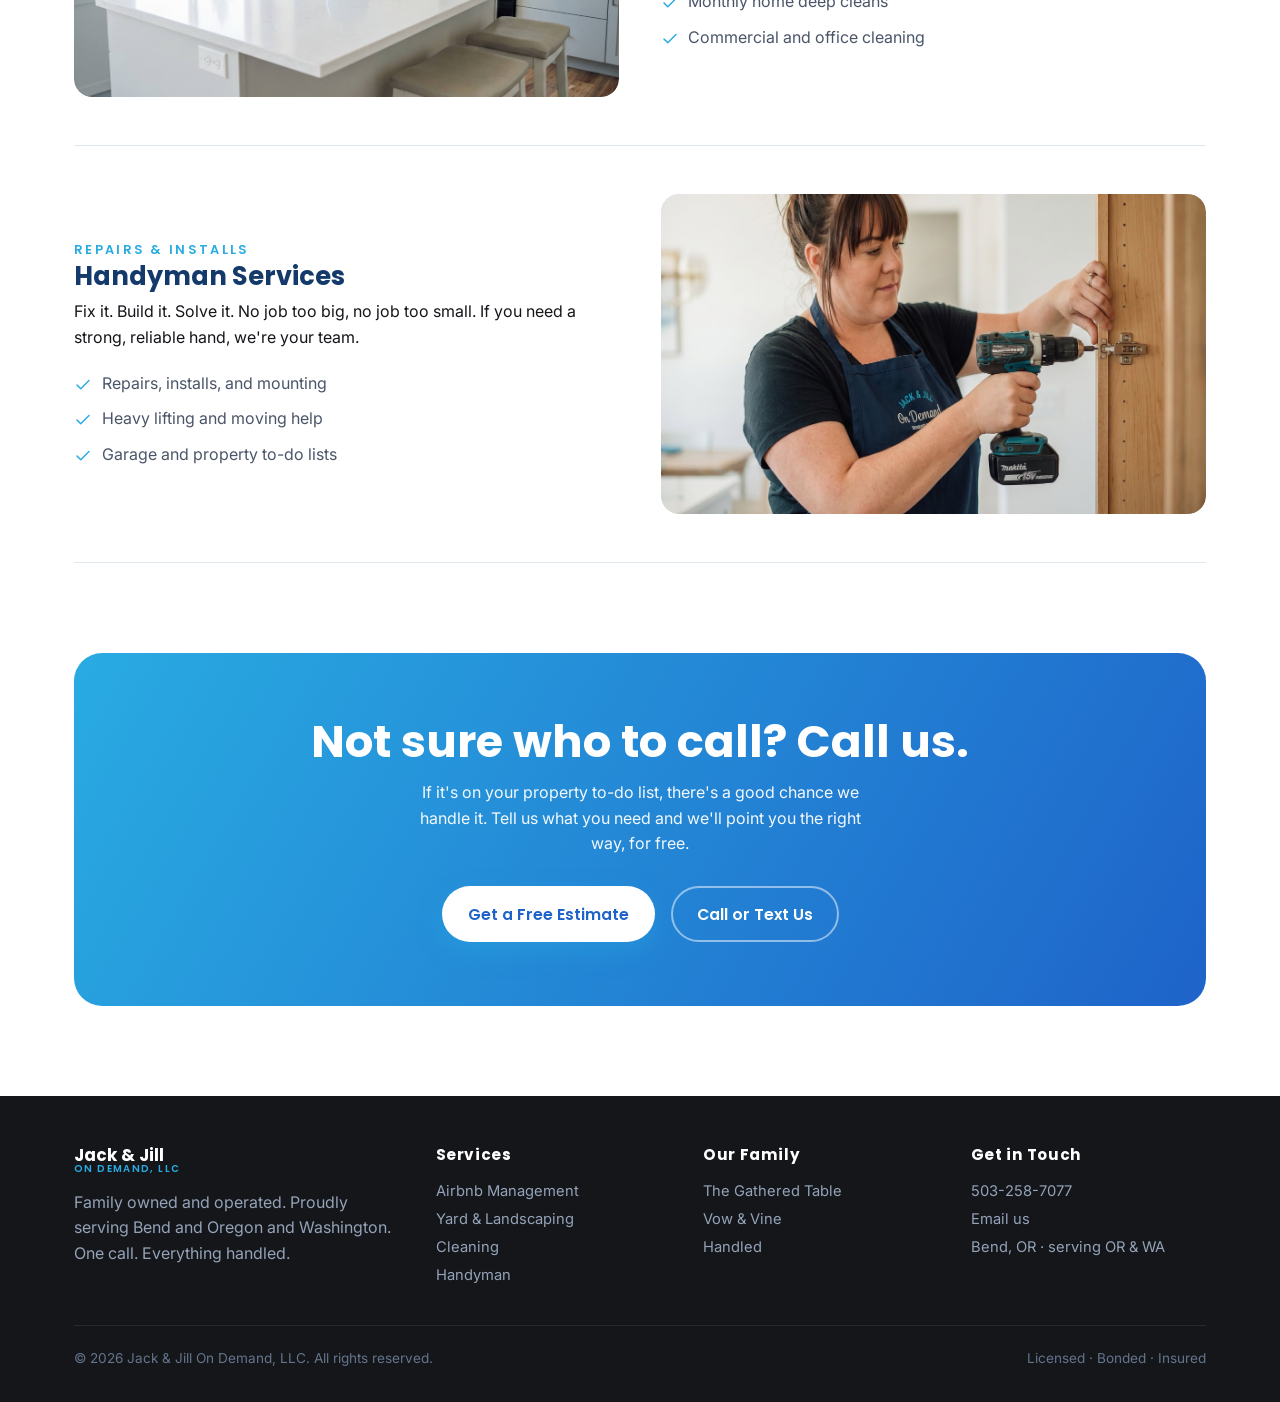
<file: services/index.html>
<!DOCTYPE html>
<html lang="en">
<head>
<meta charset="UTF-8" />
<meta name="viewport" content="width=device-width, initial-scale=1.0" />
<title>Services · Jack &amp; Jill On Demand | Property, Airbnb, Cleaning &amp; Handyman</title>
<meta name="description" content="Everything your property needs from Jack & Jill On Demand: Airbnb management, yard care, cleaning, handyman, and window cleaning across Oregon and Washington." />
<link rel="preconnect" href="https://fonts.googleapis.com" />
<link rel="preconnect" href="https://fonts.gstatic.com" crossorigin />
<link href="https://fonts.googleapis.com/css2?family=Poppins:wght@500;600;700;800&family=Inter:wght@400;500;600&family=Caveat:wght@700&display=swap" rel="stylesheet" />
<link rel="stylesheet" href="../styles.css" />
</head>
<body>

<header class="site">
  <div class="wrap nav">
    <a class="brand" href="../index.html"><span class="bt">Jack &amp; Jill<small>ON DEMAND · OR &amp; WA</small></span></a>
    <nav class="nav-links" aria-label="Primary">
      <a href="../services/">Services</a>
      <a href="../about/">About</a>
      <a href="../contact/">Contact</a>
    </nav>
    <div class="nav-cta">
      <a class="btn btn-ghost" href="tel:5032587077">503-258-7077</a>
      <a class="btn btn-primary" href="../contact/">Free Quote</a>
      <button class="nav-toggle" aria-label="Menu" aria-expanded="false"><svg width="26" height="26" viewBox="0 0 24 24" fill="none" stroke="#143a6b" stroke-width="2" stroke-linecap="round" stroke-linejoin="round"><path d="M4 6h16M4 12h16M4 18h16"/></svg></button>
    </div>
  </div>
</header>

<section class="page-hero">
  <div class="wrap">
    <p class="crumbs reveal"><a href="../index.html">Home</a> &nbsp;/&nbsp; Services</p>
    <h1 class="reveal d1">Everything your property needs</h1>
    <p class="reveal d2">From short-term rentals to the honey-do list, our specialty teams keep your home or business running beautifully, all under one call.</p>
  </div>
</section>

<section class="block">
  <div class="wrap">

    <div class="svc-row" id="airbnb">
      <div class="svc-row-media reveal"><div class="photo"><img src="../assets/photos/rental-turnover.jpg" alt="A short-term rental living room after turnover, with fresh towels stacked and the space styled for the next guest" width="2400" height="1792" loading="lazy" decoding="async" /></div></div>
      <div class="reveal d1">
        <span class="eyebrow">Short-Term Rentals</span>
        <h3>Airbnb &amp; Rental Management</h3>
        <p>Stop managing your rental and start profiting from it. We run your property like it's our own, so your reviews, your time, and your sanity all stay intact.</p>
        <ul>
          <li><svg viewBox="0 0 24 24" fill="none" stroke="currentColor" stroke-width="2" stroke-linecap="round" stroke-linejoin="round"><path d="M20 6 9 17l-5-5"/></svg> 5-star turnover cleaning and restocking</li>
          <li><svg viewBox="0 0 24 24" fill="none" stroke="currentColor" stroke-width="2" stroke-linecap="round" stroke-linejoin="round"><path d="M20 6 9 17l-5-5"/></svg> 24/7 guest communication and on-call support</li>
          <li><svg viewBox="0 0 24 24" fill="none" stroke="currentColor" stroke-width="2" stroke-linecap="round" stroke-linejoin="round"><path d="M20 6 9 17l-5-5"/></svg> Damage reports, property checks, and seasonal resets</li>
        </ul>
      </div>
    </div>

    <div class="svc-row" id="yard">
      <div class="svc-row-media reveal"><div class="photo"><img src="../assets/photos/crew-on-site.jpg" alt="The Jack &amp; Jill On Demand crew and company van on a Central Oregon property" width="2528" height="1696" style="object-position: 50% 62%" loading="lazy" decoding="async" /></div></div>
      <div class="reveal d1">
        <span class="eyebrow">Outdoor</span>
        <h3>Yard Care &amp; Landscaping</h3>
        <p>We make your yard awesome. From overgrown to immaculate, we handle the dirty work so you can enjoy what matters.</p>
        <ul>
          <li><svg viewBox="0 0 24 24" fill="none" stroke="currentColor" stroke-width="2" stroke-linecap="round" stroke-linejoin="round"><path d="M20 6 9 17l-5-5"/></svg> Clean-ups, mowing, edging, and trimming</li>
          <li><svg viewBox="0 0 24 24" fill="none" stroke="currentColor" stroke-width="2" stroke-linecap="round" stroke-linejoin="round"><path d="M20 6 9 17l-5-5"/></svg> Hedge and shrub care, hauling, and junk removal</li>
          <li><svg viewBox="0 0 24 24" fill="none" stroke="currentColor" stroke-width="2" stroke-linecap="round" stroke-linejoin="round"><path d="M20 6 9 17l-5-5"/></svg> Seasonal prep, gutter, and roof cleaning</li>
        </ul>
      </div>
    </div>

    <div class="svc-row" id="cleaning">
      <div class="svc-row-media reveal"><div class="photo"><img src="../assets/photos/clean-kitchen.jpg" alt="A spotless kitchen after a deep clean, counters clear and surfaces wiped down" width="2400" height="1792" loading="lazy" decoding="async" /></div></div>
      <div class="reveal d1">
        <span class="eyebrow">Interiors</span>
        <h3>Cleaning Services</h3>
        <p>We don't just clean, we care for your space. Spotless spaces and fresh starts, for tenants, landlords, and property managers alike.</p>
        <ul>
          <li><svg viewBox="0 0 24 24" fill="none" stroke="currentColor" stroke-width="2" stroke-linecap="round" stroke-linejoin="round"><path d="M20 6 9 17l-5-5"/></svg> Move-in and move-out, plus post-construction</li>
          <li><svg viewBox="0 0 24 24" fill="none" stroke="currentColor" stroke-width="2" stroke-linecap="round" stroke-linejoin="round"><path d="M20 6 9 17l-5-5"/></svg> Monthly home deep cleans</li>
          <li><svg viewBox="0 0 24 24" fill="none" stroke="currentColor" stroke-width="2" stroke-linecap="round" stroke-linejoin="round"><path d="M20 6 9 17l-5-5"/></svg> Commercial and office cleaning</li>
        </ul>
      </div>
    </div>

    <div class="svc-row" id="handyman">
      <div class="svc-row-media reveal"><div class="photo"><img src="../assets/photos/handyman-install.jpg" alt="A Jack &amp; Jill On Demand team member in a branded apron driving a screw into a cabinet hinge" width="2400" height="1792" loading="lazy" decoding="async" /></div></div>
      <div class="reveal d1">
        <span class="eyebrow">Repairs &amp; Installs</span>
        <h3>Handyman Services</h3>
        <p>Fix it. Build it. Solve it. No job too big, no job too small. If you need a strong, reliable hand, we're your team.</p>
        <ul>
          <li><svg viewBox="0 0 24 24" fill="none" stroke="currentColor" stroke-width="2" stroke-linecap="round" stroke-linejoin="round"><path d="M20 6 9 17l-5-5"/></svg> Repairs, installs, and mounting</li>
          <li><svg viewBox="0 0 24 24" fill="none" stroke="currentColor" stroke-width="2" stroke-linecap="round" stroke-linejoin="round"><path d="M20 6 9 17l-5-5"/></svg> Heavy lifting and moving help</li>
          <li><svg viewBox="0 0 24 24" fill="none" stroke="currentColor" stroke-width="2" stroke-linecap="round" stroke-linejoin="round"><path d="M20 6 9 17l-5-5"/></svg> Garage and property to-do lists</li>
        </ul>
      </div>
    </div>

  </div>
</section>

<section class="block" style="padding-top:0">
  <div class="wrap">
    <div class="cta reveal">
      <h2>Not sure who to call? Call us.</h2>
      <p>If it's on your property to-do list, there's a good chance we handle it. Tell us what you need and we'll point you the right way, for free.</p>
      <div class="cta-row" style="justify-content:center; display:flex; gap:1rem; flex-wrap:wrap;">
        <a class="btn btn-primary" href="../contact/">Get a Free Estimate</a>
        <a class="btn btn-ghost" href="tel:5032587077">Call or Text Us</a>
      </div>
    </div>
  </div>
</section>

<footer class="site">
  <div class="wrap">
    <div class="foot-grid">
      <div>
        <a class="brand" href="../index.html"><span class="bt" style="color:#fff">Jack &amp; Jill<small>ON DEMAND, LLC</small></span></a>
        <p style="margin-top:1rem; color:#94a3b8; max-width:32ch;">Family owned and operated. Proudly serving Bend and Oregon and Washington. One call. Everything handled.</p>
      </div>
      <div><h4>Services</h4><ul><li><a href="#airbnb">Airbnb Management</a></li><li><a href="#yard">Yard &amp; Landscaping</a></li><li><a href="#cleaning">Cleaning</a></li><li><a href="#handyman">Handyman</a></li></ul></div>
      <div><h4>Our Family</h4><ul><li><a href="https://thegatheredtablecatering.com">The Gathered Table</a></li><li><a href="https://vandveventservices.com">Vow &amp; Vine</a></li><li><a href="https://handledpersonalassistant.com">Handled</a></li></ul></div>
      <div><h4>Get in Touch</h4><ul><li><a href="tel:5032587077">503-258-7077</a></li><li><a href="mailto:hellojackandjillinfo@gmail.com">Email us</a></li><li>Bend, OR &middot; serving OR &amp; WA</li></ul></div>
    </div>
    <div class="foot-bottom"><span>© 2026 Jack &amp; Jill On Demand, LLC. All rights reserved.</span><span>Licensed · Bonded · Insured</span></div>
  </div>
</footer>

<script src="../app.js"></script>
</body>
</html>
</file>
<file: styles.css>
/* ============================================================
   JACK & JILL ON DEMAND :: flagship / property services
   Palette: cyan + deep navy + near-black + white
   Mood: friendly, sturdy, trustworthy, energetic
   ============================================================ */

:root {
  --cyan: #29abe2;
  --cyan-bright: #2bb6f0;
  --navy: #143a6b;
  --navy-deep: #0e2545;
  --royal: #1e63c9;
  --ink: #14161a;
  --slate: #4a5568;
  --mist: #eaf6fd;
  --mist-2: #f4fafe;
  --white: #ffffff;
  --line: #e2e8f0;

  --shadow-sm: 0 2px 8px rgba(20, 58, 107, .08);
  --shadow-md: 0 12px 30px rgba(20, 58, 107, .12);
  --shadow-lg: 0 24px 60px rgba(20, 58, 107, .18);

  --r-sm: 12px;
  --r-md: 18px;
  --r-lg: 28px;

  --font-head: "Poppins", system-ui, sans-serif;
  --font-body: "Inter", system-ui, sans-serif;
  --font-accent: "Caveat", cursive;

  --maxw: 1180px;
}

* { box-sizing: border-box; margin: 0; padding: 0; }

html { scroll-behavior: smooth; }

body {
  font-family: var(--font-body);
  color: var(--ink);
  background: var(--white);
  line-height: 1.6;
  -webkit-font-smoothing: antialiased;
  overflow-x: hidden;
}

h1, h2, h3, h4 { font-family: var(--font-head); line-height: 1.1; font-weight: 700; }
a { color: inherit; text-decoration: none; }
img { max-width: 100%; display: block; }

.wrap { width: 100%; max-width: var(--maxw); margin: 0 auto; padding: 0 24px; }
.eyebrow {
  font-family: var(--font-head);
  font-weight: 600; font-size: .8rem; letter-spacing: .18em;
  text-transform: uppercase; color: var(--cyan);
}
.script { font-family: var(--font-accent); color: var(--cyan); font-weight: 700; }

/* ---------- Buttons ---------- */
.btn {
  display: inline-flex; align-items: center; gap: .5rem;
  font-family: var(--font-head); font-weight: 600; font-size: .98rem;
  padding: .85rem 1.5rem; border-radius: 999px; cursor: pointer;
  border: 2px solid transparent; transition: transform .25s ease, box-shadow .25s ease, background .25s ease;
  will-change: transform;
}
.btn-primary { background: var(--cyan); color: #fff; box-shadow: 0 10px 24px rgba(41,171,226,.35); }
.btn-primary:hover { transform: translateY(-3px); box-shadow: 0 16px 34px rgba(41,171,226,.45); background: var(--cyan-bright); }
.btn-ghost { background: transparent; color: var(--navy); border-color: rgba(20,58,107,.22); }
.btn-ghost:hover { transform: translateY(-3px); border-color: var(--cyan); color: var(--cyan); }
.btn-dark { background: var(--navy); color: #fff; }
.btn-dark:hover { transform: translateY(-3px); background: var(--navy-deep); }

/* ============================================================
   HEADER
   ============================================================ */
header.site {
  position: sticky; top: 0; z-index: 50;
  background: rgba(255,255,255,.85);
  backdrop-filter: saturate(160%) blur(12px);
  border-bottom: 1px solid var(--line);
  transition: box-shadow .3s ease;
}
header.site.scrolled { box-shadow: var(--shadow-sm); }
.nav { display: flex; align-items: center; justify-content: space-between; height: 76px; }
.brand { display: flex; align-items: center; gap: .7rem; font-family: var(--font-head); font-weight: 700; }
.brand img { height: 46px; width: auto; }
.brand .bt { font-size: 1.05rem; color: var(--navy); line-height: 1; }
.brand .bt small { display: block; font-size: .62rem; letter-spacing: .14em; color: var(--cyan); font-weight: 600; }
.nav-links { display: flex; align-items: center; gap: 1.6rem; }
.nav-links a { font-family: var(--font-head); font-weight: 500; font-size: .95rem; color: var(--slate); position: relative; }
.nav-links a::after {
  content: ""; position: absolute; left: 0; bottom: -6px; height: 2px; width: 100%; background: var(--cyan); transform: scaleX(0); transform-origin: left; transition: transform .25s ease;
}
.nav-links a:hover { color: var(--navy); }
.nav-links a:hover::after { transform: scaleX(1); }
.nav-cta { display: flex; align-items: center; gap: .8rem; }
.nav-toggle { display: none; background: none; border: 0; cursor: pointer; }

/* ============================================================
   HERO
   ============================================================ */
.hero {
  position: relative; overflow: hidden;
  background:
    radial-gradient(1200px 600px at 85% -10%, rgba(41,171,226,.16), transparent 60%),
    linear-gradient(180deg, var(--mist-2), #fff 70%);
  padding: clamp(3.5rem, 7vw, 6rem) 0 clamp(4rem, 8vw, 7rem);
}
.hero-grid { display: grid; grid-template-columns: 1.05fr .95fr; gap: 3rem; align-items: center; }
.hero h1 { font-size: clamp(2.4rem, 5.4vw, 4rem); color: var(--ink); letter-spacing: -.02em; }
.hero h1 .hl { color: var(--cyan); }
.hero .lead { font-size: 1.18rem; color: var(--slate); margin: 1.3rem 0 0; max-width: 34ch; }
.hero .cta-row { display: flex; gap: 1rem; flex-wrap: wrap; margin-top: 2rem; }
.hero .trust { margin-top: 2.2rem; display: flex; gap: 1.4rem; align-items: center; flex-wrap: wrap; color: var(--slate); font-size: .9rem; }
.hero .trust b { color: var(--navy); font-family: var(--font-head); }
.pill-badges { display: flex; gap: .6rem; flex-wrap: wrap; margin-top: 1.4rem; }
.pill {
  display: inline-flex; align-items: center; gap: .45rem; font-family: var(--font-head); font-weight: 600;
  font-size: .8rem; color: var(--navy); background: #fff; border: 1px solid var(--line);
  padding: .45rem .9rem; border-radius: 999px; box-shadow: var(--shadow-sm);
}
.pill svg { width: 15px; height: 15px; color: var(--cyan); }

/* Hero visual */
.hero-visual { position: relative; }
.hero-card {
  background: #fff; border-radius: var(--r-lg); box-shadow: var(--shadow-lg);
  padding: 1.4rem; border: 1px solid var(--line); position: relative; z-index: 2;
}
.hero-card .photo { border-radius: var(--r-md); height: 330px; }
.hero-logo-float {
  position: absolute; z-index: 3; right: -14px; bottom: -22px; background: #fff;
  border-radius: 20px; padding: .7rem; box-shadow: var(--shadow-md); border: 1px solid var(--line);
}
.hero-logo-float img { width: 96px; height: auto; }
.blob {
  position: absolute; border-radius: 50%; filter: blur(2px); z-index: 0;
}
.blob.b1 { width: 120px; height: 120px; background: rgba(41,171,226,.20); top: -28px; left: -28px; }
.blob.b2 { width: 80px; height: 80px; background: rgba(30,99,201,.16); bottom: 30px; right: -40px; }
.float-anim { animation: floaty 6s ease-in-out infinite; }
.float-anim.delay { animation-delay: -3s; }
@keyframes floaty { 0%,100% { transform: translateY(0); } 50% { transform: translateY(-14px); } }

/* Photo frames */
.photo {
  position: relative; overflow: hidden;
  background:
    linear-gradient(135deg, rgba(41,171,226,.10), rgba(30,99,201,.06)),
    #eef3f9;
}
.photo img {
  position: absolute; inset: 0; display: block; width: 100%; height: 100%;
  object-fit: cover;
  transition: transform .7s cubic-bezier(.16,1,.3,1);
}

/* ============================================================
   MARQUEE / award strip
   ============================================================ */
.awards { background: var(--navy); color: #fff; padding: 1.1rem 0; }
.awards .row { display: flex; align-items: center; justify-content: center; gap: 2.4rem; flex-wrap: wrap; }
.awards .award { display: flex; align-items: center; gap: .6rem; font-family: var(--font-head); font-weight: 600; font-size: .92rem; }
.awards .award svg { width: 22px; height: 22px; color: var(--cyan-bright); }
.awards .award small { display: block; font-weight: 400; opacity: .7; font-size: .72rem; }

/* ============================================================
   SECTION SHELL
   ============================================================ */
section.block { padding: clamp(3.5rem, 7vw, 6rem) 0; }
.section-head { text-align: center; max-width: 620px; margin: 0 auto 3rem; }
.section-head h2 { font-size: clamp(1.9rem, 4vw, 2.8rem); color: var(--ink); }
.section-head p { color: var(--slate); margin-top: .9rem; font-size: 1.05rem; }

/* Services grid */
.services { display: grid; grid-template-columns: repeat(3, 1fr); gap: 1.4rem; }
.svc {
  background: #fff; border: 1px solid var(--line); border-radius: var(--r-md); padding: 1.7rem;
  transition: transform .3s ease, box-shadow .3s ease, border-color .3s ease; position: relative; overflow: hidden;
}
.svc::before {
  content: ""; position: absolute; inset: 0 0 auto 0; height: 4px;
  background: linear-gradient(90deg, var(--cyan), var(--royal)); transform: scaleX(0); transform-origin: left; transition: transform .35s ease;
}
.svc:hover { transform: translateY(-6px); box-shadow: var(--shadow-md); border-color: transparent; }
.svc:hover::before { transform: scaleX(1); }
.svc .ic {
  width: 52px; height: 52px; border-radius: 14px; display: grid; place-items: center;
  background: var(--mist); color: var(--cyan); margin-bottom: 1rem; transition: transform .3s ease;
}
.svc:hover .ic { transform: scale(1.08) rotate(-4deg); }
.svc .ic svg { width: 26px; height: 26px; }
.svc h3 { font-size: 1.18rem; color: var(--navy); margin-bottom: .4rem; }
.svc p { color: var(--slate); font-size: .95rem; }

/* Why / promise band */
.promise { background: linear-gradient(180deg, var(--mist-2), #fff); }
.promise-grid { display: grid; grid-template-columns: repeat(4, 1fr); gap: 1.2rem; }
.stat { text-align: center; padding: 1.4rem; }
.stat .n { font-family: var(--font-head); font-weight: 800; font-size: 2.6rem; color: var(--cyan); line-height: 1; }
.stat .l { color: var(--slate); font-weight: 500; margin-top: .4rem; }

/* ============================================================
   FAMILY OF BRANDS (cross-promo)
   ============================================================ */
.family { background: var(--navy-deep); color: #fff; position: relative; overflow: hidden; }
.family::before {
  content: ""; position: absolute; inset: 0;
  background: radial-gradient(700px 400px at 80% 0%, rgba(41,171,226,.22), transparent 60%);
}
.family .section-head h2 { color: #fff; }
.family .section-head p { color: rgba(255,255,255,.72); }
.fam-grid { display: grid; grid-template-columns: repeat(3, 1fr); gap: 1.4rem; position: relative; }
.fam {
  background: rgba(255,255,255,.05); border: 1px solid rgba(255,255,255,.12); border-radius: var(--r-md);
  padding: 1.6rem; transition: transform .3s ease, background .3s ease; display: flex; flex-direction: column; gap: .8rem;
}
.fam:hover { transform: translateY(-6px); background: rgba(255,255,255,.09); }
.fam .mark { background: #fff; border-radius: 12px; height: 120px; display: flex; align-items: center; justify-content: center; padding: 1rem; overflow: hidden; }
.fam .mark img { max-width: 100%; max-height: 100%; width: auto; height: auto; object-fit: contain; }
.fam h3 { font-size: 1.15rem; }
.fam p { color: rgba(255,255,255,.72); font-size: .92rem; }
.fam .go { font-family: var(--font-head); font-weight: 600; color: var(--cyan-bright); font-size: .9rem; margin-top: auto; display: inline-flex; gap: .4rem; align-items: center; }
.fam .go svg { width: 16px; height: 16px; transition: transform .3s ease; }
.fam:hover .go svg { transform: translateX(4px); }

/* ============================================================
   CTA band + footer
   ============================================================ */
.cta {
  background: linear-gradient(120deg, var(--cyan), var(--royal)); color: #fff; text-align: center;
  border-radius: var(--r-lg); padding: clamp(2.5rem, 5vw, 4rem); margin: 0 auto; position: relative; overflow: hidden;
}
.cta h2 { font-size: clamp(1.8rem, 4vw, 2.8rem); }
.cta p { margin: .9rem auto 1.8rem; max-width: 46ch; opacity: .95; }
.cta .btn-primary { background: #fff; color: var(--royal); }
.cta .btn-primary:hover { background: #fff; transform: translateY(-3px); box-shadow: 0 14px 30px rgba(255,255,255,.25); }
.cta .btn-ghost { border-color: rgba(255,255,255,.5); color: #fff; }

footer.site { background: var(--ink); color: #cbd5e1; padding: 3.2rem 0 2rem; }
.foot-grid { display: grid; grid-template-columns: 1.4fr 1fr 1fr 1fr; gap: 2rem; }
footer .brand .bt { color: #fff; }
footer h4 { color: #fff; font-size: .95rem; margin-bottom: .9rem; letter-spacing: .04em; }
footer a, footer li { color: #94a3b8; font-size: .92rem; line-height: 1.9; list-style: none; }
footer a:hover { color: var(--cyan-bright); }
.foot-bottom { border-top: 1px solid rgba(255,255,255,.08); margin-top: 2.2rem; padding-top: 1.4rem; display: flex; justify-content: space-between; flex-wrap: wrap; gap: .6rem; font-size: .85rem; color: #64748b; }

/* ============================================================
   SCROLL REVEAL — "The Steady Knock"
   ============================================================ */

/* ─── Motion: "The Steady Knock" ─── */
.reveal {
  opacity: 0;
  transform: translateY(12px);
  transition: opacity 0.5s cubic-bezier(0.16, 1, 0.3, 1),
              transform 0.5s cubic-bezier(0.16, 1, 0.3, 1);
}
.reveal.in { opacity: 1; transform: none; }

/* Hero copy — slides from slight left (directional confidence) */
.hero-copy .reveal:not(.in) { transform: translateX(-16px); }

/* Hero visual — scales in (a confident arrival) */
.hero-visual.reveal:not(.in) { transform: scale(0.97); transition-duration: 0.7s; }

/* Service cards — rise with slight scale (purposeful emergence) */
.svc.reveal:not(.in) { transform: translateY(18px) scale(0.985); transition-duration: 0.45s; }

/* Section headings — opacity only, no movement needed */
.section-head.reveal:not(.in) { transform: none; }

/* CTA block — scales very slightly */
.cta.reveal:not(.in) { transform: scale(0.99); transition-duration: 0.6s; }

/* Stagger delays */
.d1 { transition-delay: 80ms; }
.d2 { transition-delay: 160ms; }
.d3 { transition-delay: 240ms; }
.d4 { transition-delay: 320ms; }

/* ============================================================
   RESPONSIVE
   ============================================================ */
@media (max-width: 920px) {
  .hero-grid { grid-template-columns: 1fr; }
  .services, .fam-grid { grid-template-columns: 1fr 1fr; }
  .promise-grid { grid-template-columns: 1fr 1fr; }
  .foot-grid { grid-template-columns: 1fr 1fr; }
}
@media (max-width: 640px) {
  .nav-links { display: none; }
  .nav-links.open {
    display: flex;
    flex-direction: column;
    position: absolute;
    top: 76px;
    left: 0;
    right: 0;
    background: rgba(255,255,255,.97);
    padding: 1.4rem 1.6rem;
    gap: 1.2rem;
    box-shadow: var(--shadow-md);
    border-bottom: 1px solid var(--line);
    z-index: 49;
  }
  .nav-toggle { display: block; }
  .services, .fam-grid, .promise-grid { grid-template-columns: 1fr; }
  .nav-cta .btn-ghost { display: none; }
}

@media (prefers-reduced-motion: reduce) {
  * { animation: none !important; transition: none !important; }
  .reveal { opacity: 1; transform: none; }
  html { scroll-behavior: auto; }
}

/* ============================================================
   INTERIOR PAGES (services / about / contact)
   ============================================================ */
.page-hero {
  position: relative; overflow: hidden; text-align: center;
  background:
    radial-gradient(900px 420px at 50% -20%, rgba(41,171,226,.18), transparent 60%),
    linear-gradient(180deg, var(--navy-deep), var(--navy));
  color: #fff; padding: clamp(3rem, 6vw, 5rem) 0 clamp(3.4rem, 6vw, 5rem);
}
.crumbs { font-family: var(--font-head); font-size: .82rem; letter-spacing: .04em; color: rgba(255,255,255,.6); margin-bottom: 1rem; }
.crumbs a { color: var(--cyan-bright); } .crumbs a:hover { text-decoration: underline; }
.page-hero h1 { font-size: clamp(2.2rem, 5vw, 3.4rem); }
.page-hero p { color: rgba(255,255,255,.78); max-width: 52ch; margin: 1rem auto 0; font-size: 1.08rem; }

/* generic content */
.prose { max-width: 760px; margin: 0 auto; }
.prose h2 { font-size: clamp(1.6rem, 3.4vw, 2.2rem); color: var(--navy); margin: 2rem 0 .8rem; }
.prose p { color: var(--slate); margin-bottom: 1rem; }

/* detailed service rows */
.svc-row { display: grid; grid-template-columns: 1fr 1fr; gap: 2.6rem; align-items: center; padding: clamp(2rem,4vw,3rem) 0; border-bottom: 1px solid var(--line); }
.svc-row:nth-child(even) .svc-row-media { order: 2; }
.svc-row .photo { height: 320px; border-radius: var(--r-md); }
.svc-row h3 { font-size: 1.6rem; color: var(--navy); margin-bottom: .6rem; }
.svc-row ul { list-style: none; margin-top: 1rem; }
.svc-row li { display: flex; gap: .6rem; align-items: flex-start; color: var(--slate); padding: .3rem 0; }
.svc-row li svg { width: 18px; height: 18px; color: var(--cyan); flex: none; margin-top: 5px; }

/* about */
.about-split { display: grid; grid-template-columns: 1fr 1fr; gap: 3rem; align-items: center; }
.about-split .photo { height: 440px; border-radius: var(--r-lg); }
.values { display: grid; grid-template-columns: repeat(3,1fr); gap: 1.2rem; margin-top: 1rem; }
.value { background: #fff; border: 1px solid var(--line); border-radius: var(--r-md); padding: 1.5rem; }
.value .ic { width: 44px; height: 44px; border-radius: 12px; background: var(--mist); color: var(--cyan); display: grid; place-items: center; margin-bottom: .8rem; }
.value .ic svg { width: 22px; height: 22px; }
.value h3 { color: var(--navy); font-size: 1.1rem; margin-bottom: .3rem; }
.value p { color: var(--slate); font-size: .92rem; }

/* contact */
.contact-grid { display: grid; grid-template-columns: 1.1fr .9fr; gap: 2.6rem; align-items: start; }
.form-card { background: #fff; border: 1px solid var(--line); border-radius: var(--r-lg); padding: 2rem; box-shadow: var(--shadow-md); }
.field { margin-bottom: 1.1rem; }
.field label { display: block; font-family: var(--font-head); font-weight: 600; font-size: .88rem; color: var(--navy); margin-bottom: .4rem; }
.field input, .field select, .field textarea {
  width: 100%; font-family: var(--font-body); font-size: 1rem; color: var(--ink);
  padding: .8rem 1rem; border: 1px solid var(--line); border-radius: 10px; background: var(--mist-2); transition: border-color .2s ease, box-shadow .2s ease;
}
.field input:focus, .field select:focus, .field textarea:focus { outline: none; border-color: var(--cyan); box-shadow: 0 0 0 3px rgba(41,171,226,.15); background: #fff; }
.field textarea { min-height: 130px; resize: vertical; }
.contact-aside { display: flex; flex-direction: column; gap: 1rem; }
.info-card { background: var(--mist); border: 1px solid var(--line); border-radius: var(--r-md); padding: 1.4rem; }
.info-card h3 { color: var(--navy); font-size: 1.05rem; margin-bottom: .5rem; display: flex; gap: .5rem; align-items: center; }
.info-card h3 svg { width: 20px; height: 20px; color: var(--cyan); }
.info-card a { color: var(--royal); font-weight: 600; }
.info-card p { color: var(--slate); font-size: .94rem; }
.note { font-size: .82rem; color: var(--slate); margin-top: .8rem; }

@media (max-width: 920px) {
  .svc-row, .about-split, .contact-grid { grid-template-columns: 1fr; }
  .svc-row:nth-child(even) .svc-row-media { order: 0; }
  .svc-row .photo, .about-split .photo { height: 280px; }
  .values { grid-template-columns: 1fr; }
}

/* ---- Brand strip (footer) ---- */
.brand-strip {
  display: flex; align-items: center; gap: 1.6rem; flex-wrap: wrap;
  padding: 1.6rem 0 2rem; border-bottom: 1px solid rgba(255,255,255,.08); margin-bottom: 2.4rem;
}
.brand-strip-label {
  color: rgba(255,255,255,.4); font-size: .78rem; letter-spacing: .12em; text-transform: uppercase;
  font-family: var(--font-head); white-space: nowrap;
}
.brand-strip-logos { display: flex; gap: .8rem; flex-wrap: wrap; align-items: center; }
.brand-chip {
  display: flex; align-items: center; justify-content: center;
  width: 88px; height: 60px; border-radius: 10px; overflow: hidden;
  transition: opacity .25s ease, transform .25s ease;
}
.brand-chip:hover { opacity: .8; transform: translateY(-2px); }
.brand-chip img { width: 100%; height: 100%; object-fit: contain; }
.brand-chip.fam-gathered { background: #0c0b0a; border: 1px solid rgba(201,162,75,.3); }
.brand-chip.fam-vowvine { background: #2c2a26; border: 1px solid rgba(176,141,87,.3); }
.brand-chip.fam-handled { background: #f5f2ed; }

/* ---- Services fallback note ---- */
.services-note {
  text-align: center; margin-top: 1.6rem; color: var(--slate); font-size: .96rem;
}
.services-note a { color: var(--cyan); font-weight: 600; }
.services-note a:hover { text-decoration: underline; }

/* ---- Interior page hover & reveal parity ---- */

/* Value cards (about page) — same energy as service cards */
.value { transition: transform .3s ease, box-shadow .3s ease, border-color .3s ease; }
.value:hover { transform: translateY(-5px); box-shadow: var(--shadow-md); border-color: var(--cyan); }
.value .ic { transition: transform .3s ease; }
.value:hover .ic { transform: scale(1.08) rotate(-4deg); }
.value.reveal:not(.in) { transform: translateY(18px) scale(0.985); transition-duration: 0.45s; }

/* About photo — scale reveal + hover */
.about-split .photo { transition: box-shadow .4s ease; }
.about-split .photo:hover { box-shadow: var(--shadow-lg); }
.about-split .photo:hover img { transform: scale(1.04); }
.about-split .photo.reveal:not(.in) { transform: scale(0.97); transition-duration: 0.7s; }
.about-split .photo.reveal.in { transform: scale(1); }

/* Service row photos — scale reveal + row hover */
.svc-row-media { overflow: hidden; border-radius: var(--r-md); }
.svc-row:hover .photo img { transform: scale(1.04); }
.svc-row-media.reveal:not(.in) { transform: scale(0.97); transition-duration: 0.6s; }
.svc-row-media.reveal.in { transform: scale(1); }

/* Info cards (contact page) — subtle lift */
.info-card { transition: transform .25s ease, border-color .25s ease; }
.info-card:hover { transform: translateY(-3px); border-color: var(--cyan); }
</file>
